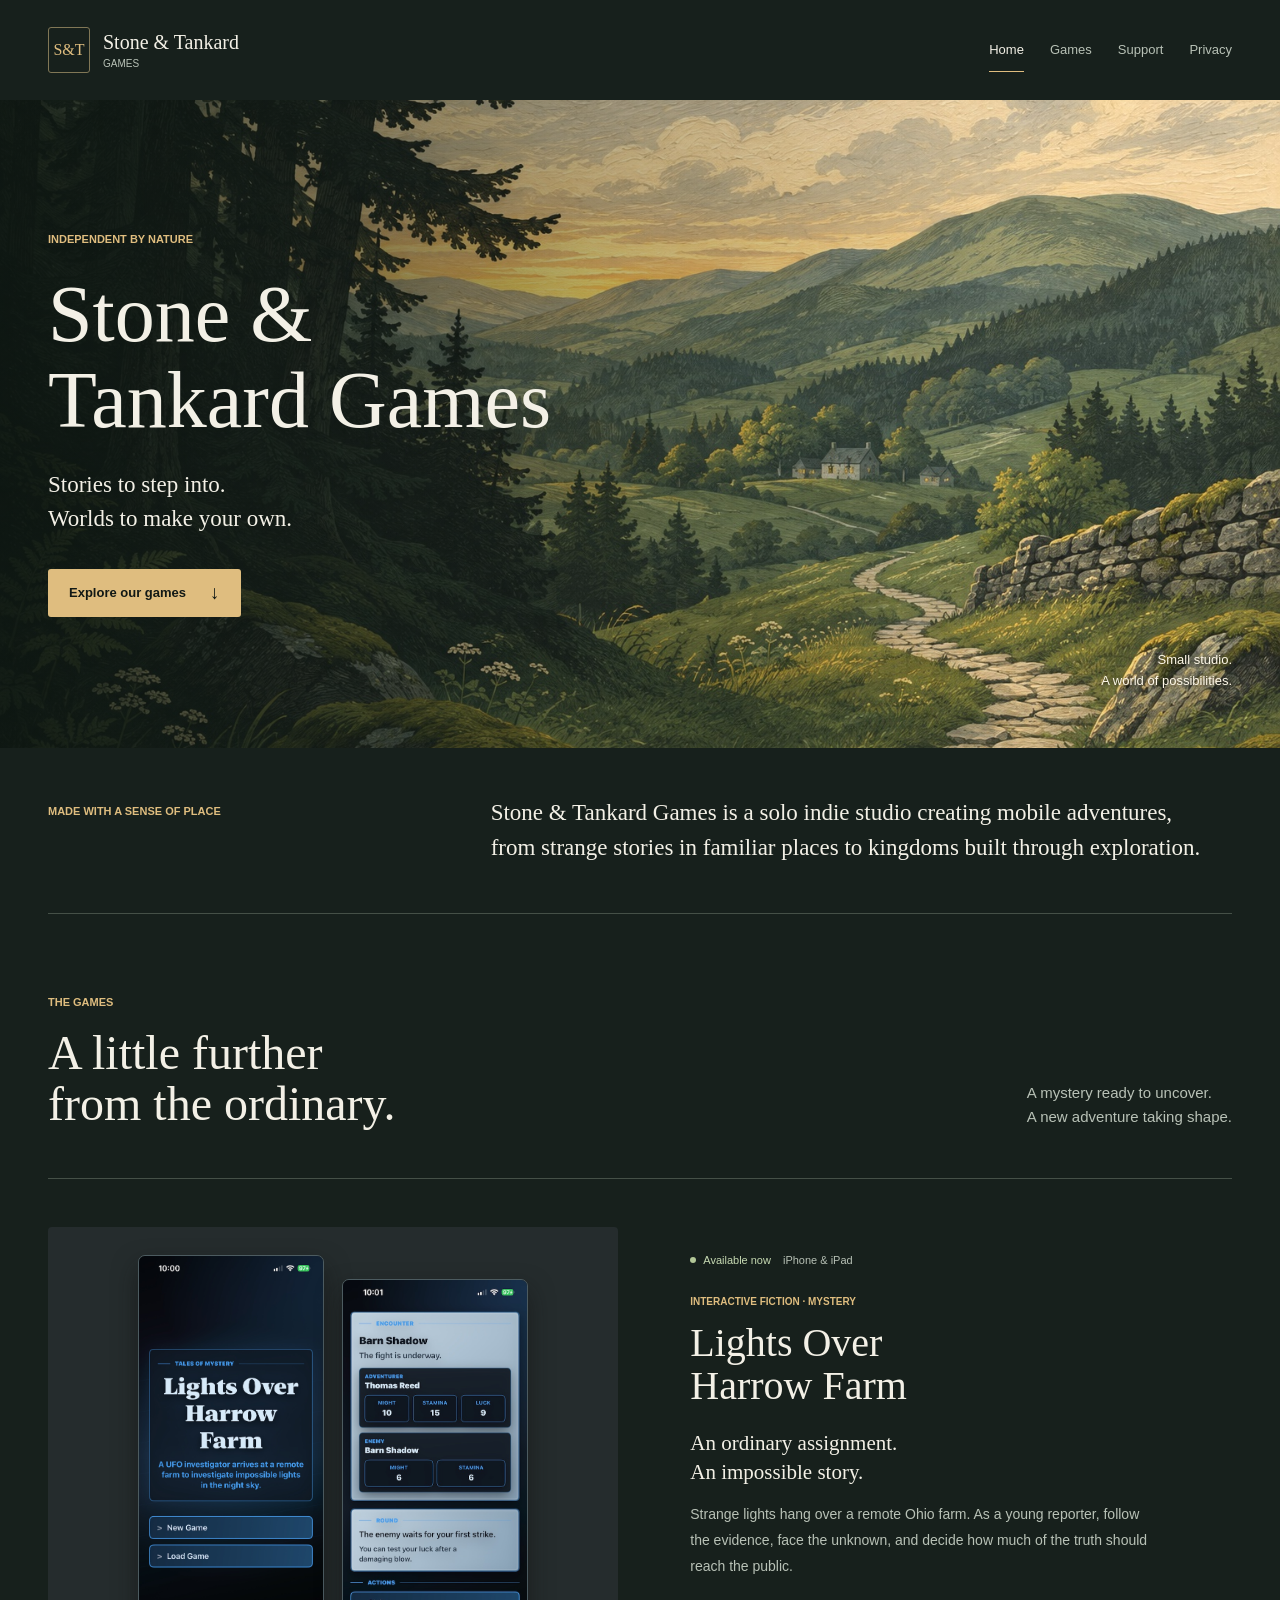
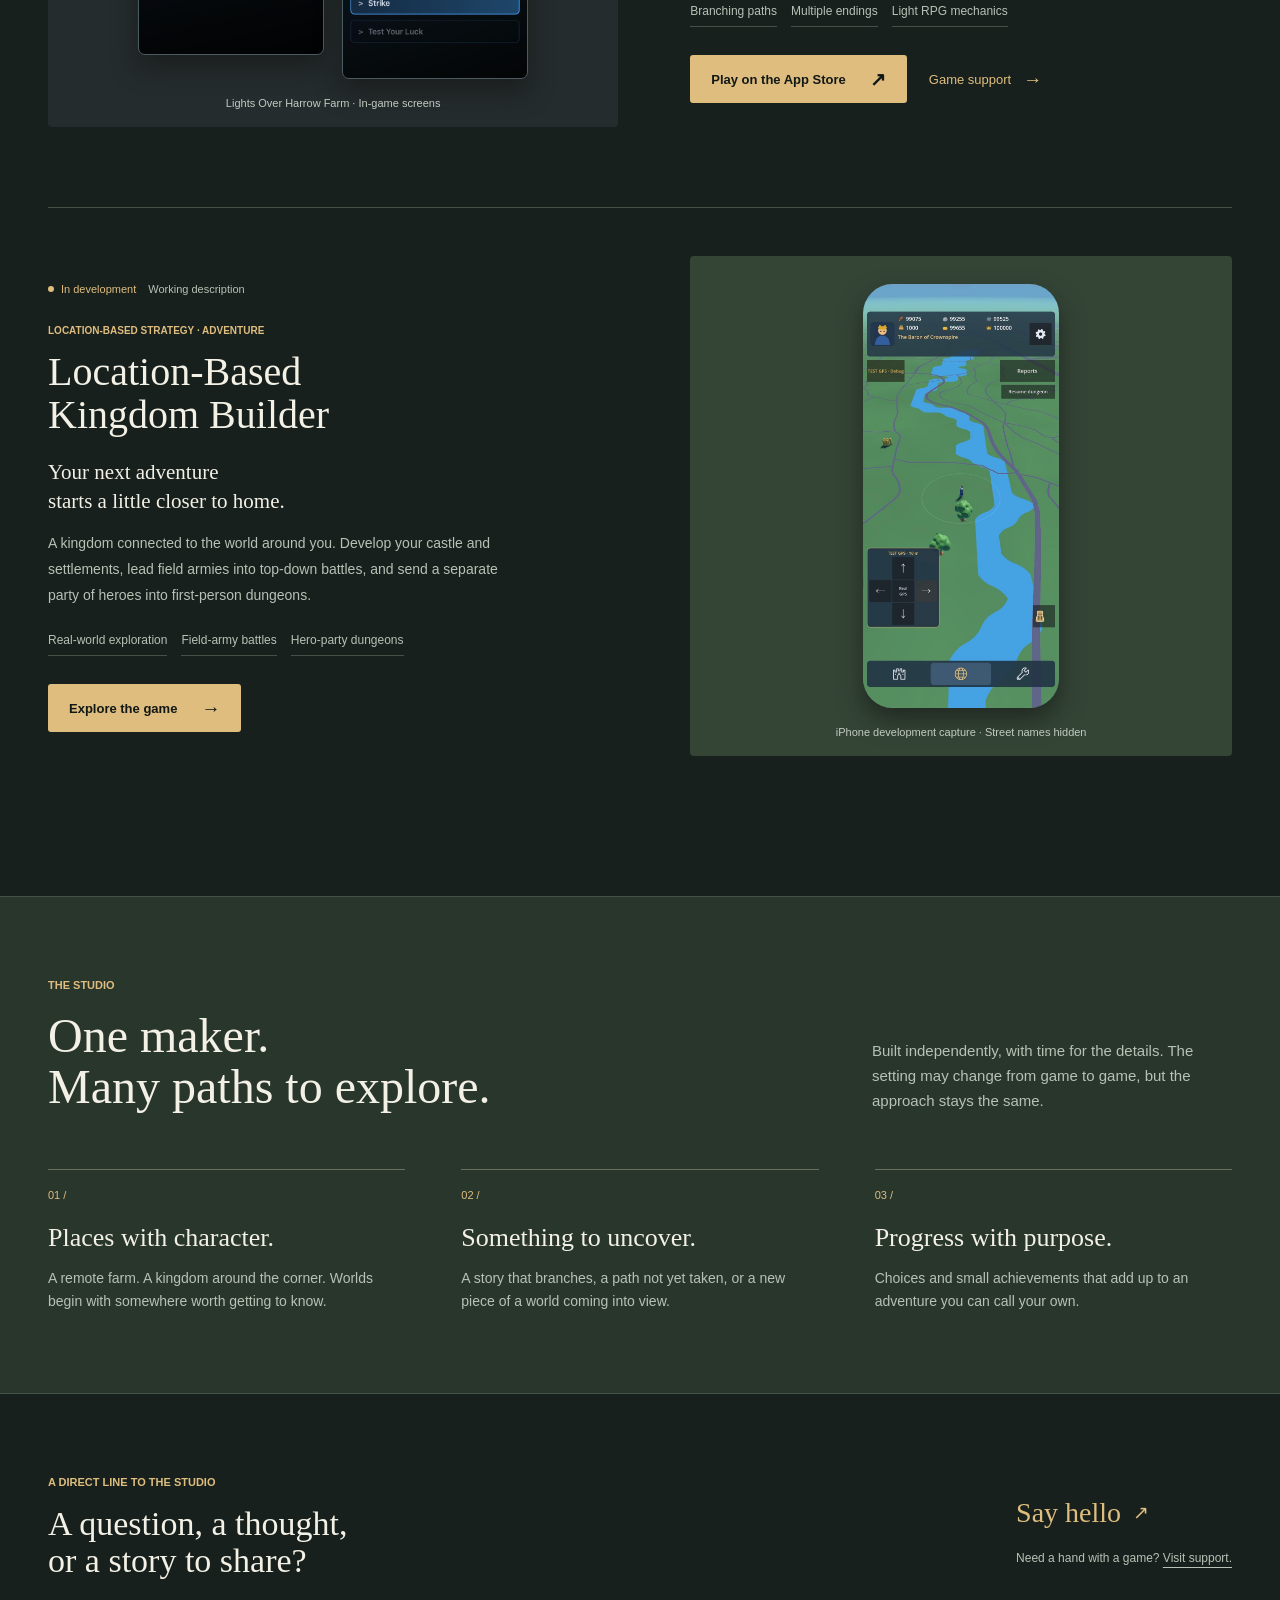
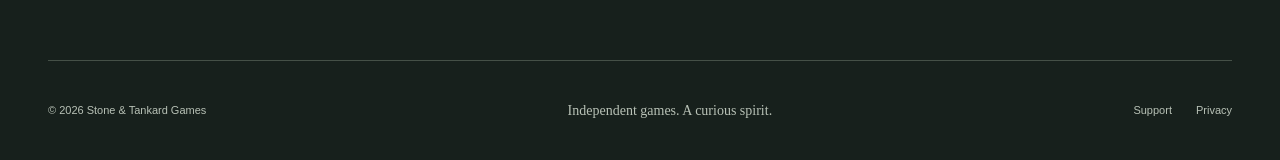
<file: index.html>
<!doctype html>
<html lang="en">
<head>
  <meta charset="utf-8">
  <meta name="viewport" content="width=device-width, initial-scale=1">
  <meta name="theme-color" content="#17201c">
  <title>Stone &amp; Tankard Games | Independent Mobile Games</title>
  <meta name="description" content="An independent studio making mobile games with a sense of place. Play Lights Over Harrow Farm and discover our location-based kingdom builder in development.">
  <link rel="canonical" href="https://stoneandtankard.com/">
  <meta property="og:title" content="Stone &amp; Tankard Games">
  <meta property="og:description" content="Stories to step into. Worlds to make your own. Independent mobile games from Stone &amp; Tankard Games.">
  <meta property="og:type" content="website">
  <meta property="og:url" content="https://stoneandtankard.com/">
  <meta property="og:image" content="https://stoneandtankard.com/assets/images/studio-landscape.jpg">
  <meta property="og:image:alt" content="An illustrated stone path winding through a forest toward a quiet valley.">
  <link rel="stylesheet" href="styles.css">
</head>
<body>
  <a class="skip-link" href="#main">Skip to content</a>
  <header class="site-header wrap">
    <a class="brand" href="index.html" aria-label="Stone &amp; Tankard Games home">
      <span class="brand-mark" aria-hidden="true">S&amp;T</span>
      <span class="brand-text">Stone &amp; Tankard <span>Games</span></span>
    </a>
    <nav class="site-nav" aria-label="Primary navigation">
      <a href="index.html" aria-current="page">Home</a>
      <a href="#games">Games</a>
      <a href="support.html">Support</a>
      <a href="privacy.html">Privacy</a>
    </nav>
  </header>

  <main id="main">
    <section class="hero" aria-labelledby="hero-heading">
      <img class="hero-image" src="assets/images/studio-landscape.jpg" alt="" width="1536" height="1024" fetchpriority="high">
      <div class="hero-inner wrap">
        <div class="hero-copy">
          <p class="eyebrow">Independent by nature</p>
          <h1 id="hero-heading">Stone &amp;<br>Tankard Games</h1>
          <p class="hero-deck">Stories to step into.<br>Worlds to make your own.</p>
          <a class="button button-primary" href="#games">Explore our games <span aria-hidden="true">&darr;</span></a>
        </div>
        <p class="hero-note">Small studio.<br>A world of possibilities.</p>
      </div>
    </section>

    <section class="studio-intro wrap" aria-labelledby="intro-heading">
      <p class="eyebrow" id="intro-heading">Made with a sense of place</p>
      <p>Stone &amp; Tankard Games is a solo indie studio creating mobile adventures, from strange stories in familiar places to kingdoms built through exploration.</p>
    </section>

    <section class="games-section wrap" id="games" aria-labelledby="games-heading">
      <div class="section-heading">
        <div><p class="eyebrow">The games</p><h2 id="games-heading">A little further<br>from the ordinary.</h2></div>
        <p>A mystery ready to uncover.<br>A new adventure taking shape.</p>
      </div>
      <article class="game-entry" aria-labelledby="harrow-heading">
        <figure class="game-media harrow-media">
          <div class="screen-pair">
            <img src="assets/images/harrow-title.jpg" alt="Lights Over Harrow Farm title screen with New Game and Load Game options." width="998" height="2160" loading="lazy">
            <img src="assets/images/harrow-encounter.jpg" alt="A turn-based encounter with a Barn Shadow, showing Might, Stamina and Luck." width="499" height="1080" loading="lazy">
          </div>
          <figcaption>Lights Over Harrow Farm &middot; In-game screens</figcaption>
        </figure>
        <div class="game-copy">
          <div class="game-meta"><span class="status status-released">Available now</span><span>iPhone &amp; iPad</span></div>
          <p class="eyebrow game-genre">Interactive fiction &middot; Mystery</p>
          <h3 id="harrow-heading">Lights Over<br>Harrow Farm</h3>
          <p class="game-hook">An ordinary assignment.<br>An impossible story.</p>
          <p>Strange lights hang over a remote Ohio farm. As a young reporter, follow the evidence, face the unknown, and decide how much of the truth should reach the public.</p>
          <ul class="feature-tags" aria-label="Game features"><li>Branching paths</li><li>Multiple endings</li><li>Light RPG mechanics</li></ul>
          <div class="game-actions">
            <a class="button button-primary" href="https://apps.apple.com/app/id6783166272">Play on the App Store <span aria-hidden="true">&nearr;</span></a>
            <a class="text-link" href="support.html">Game support <span aria-hidden="true">&rarr;</span></a>
          </div>
        </div>
      </article>
      <article class="game-entry game-entry-reverse" id="kingdom" aria-labelledby="kingdom-heading">
        <figure class="game-media kingdom-media">
          <img class="kingdom-screen" src="assets/images/kingdom/world-exploration.jpg" alt="An iPhone capture of the geographic overworld, with street names disabled and Test GPS active." width="774" height="1676" loading="lazy">
          <figcaption>iPhone development capture &middot; Street names hidden</figcaption>
        </figure>
        <div class="game-copy">
          <div class="game-meta"><span class="status status-development">In development</span><span>Working description</span></div>
          <p class="eyebrow game-genre">Location-based strategy &middot; Adventure</p>
          <h3 id="kingdom-heading">Location-Based<br>Kingdom Builder</h3>
          <p class="game-hook">Your next adventure<br>starts a little closer to home.</p>
          <p>A kingdom connected to the world around you. Develop your castle and settlements, lead field armies into top-down battles, and send a separate party of heroes into first-person dungeons.</p>
          <ul class="feature-tags" aria-label="Project themes"><li>Real-world exploration</li><li>Field-army battles</li><li>Hero-party dungeons</li></ul>
          <div class="game-actions"><a class="button button-primary" href="kingdom-builder.html">Explore the game <span aria-hidden="true">&rarr;</span></a></div>
        </div>
      </article>
    </section>

    <section class="about-section" id="studio" aria-labelledby="studio-heading">
      <div class="wrap">
        <div class="section-heading">
          <div><p class="eyebrow">The studio</p><h2 id="studio-heading">One maker.<br>Many paths to explore.</h2></div>
          <p>Built independently, with time for the details. The setting may change from game to game, but the approach stays the same.</p>
        </div>
        <div class="studio-principles">
          <article><span class="index-number" aria-hidden="true">01 /</span><h3>Places with character.</h3><p>A remote farm. A kingdom around the corner. Worlds begin with somewhere worth getting to know.</p></article>
          <article><span class="index-number" aria-hidden="true">02 /</span><h3>Something to uncover.</h3><p>A story that branches, a path not yet taken, or a new piece of a world coming into view.</p></article>
          <article><span class="index-number" aria-hidden="true">03 /</span><h3>Progress with purpose.</h3><p>Choices and small achievements that add up to an adventure you can call your own.</p></article>
        </div>
      </div>
    </section>
    <section class="contact-strip wrap" aria-labelledby="contact-heading">
      <div><p class="eyebrow">A direct line to the studio</p><h2 id="contact-heading">A question, a thought,<br>or a story to share?</h2></div>
      <div><a class="text-link contact-link" href="mailto:stoneandtankardgames@gmail.com">Say hello <span aria-hidden="true">&nearr;</span></a><p>Need a hand with a game? <a href="support.html">Visit support.</a></p></div>
    </section>
  </main>
  <footer class="site-footer wrap">
    <p>&copy; 2026 Stone &amp; Tankard Games</p><p class="footer-signoff">Independent games. A curious spirit.</p>
    <nav aria-label="Footer navigation"><a href="support.html">Support</a><a href="privacy.html">Privacy</a></nav>
  </footer>
</body>
</html>
</file>
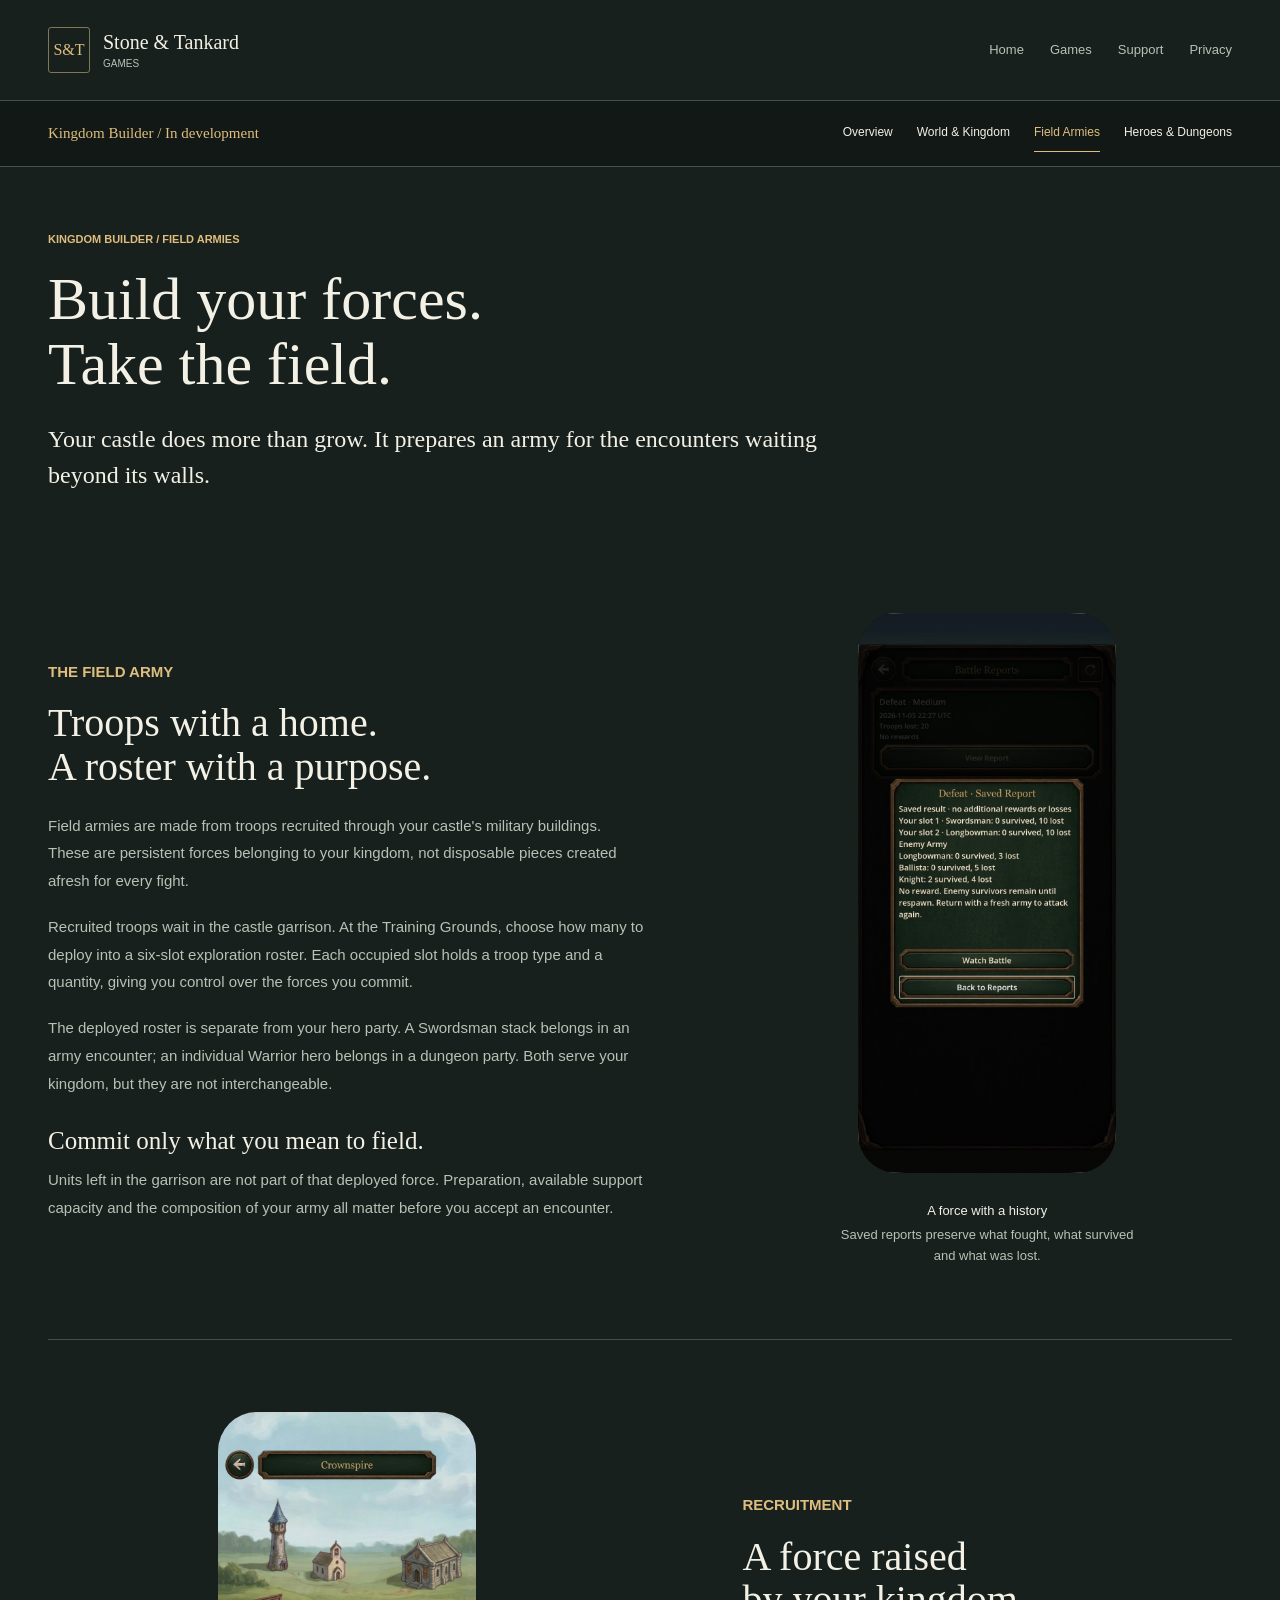
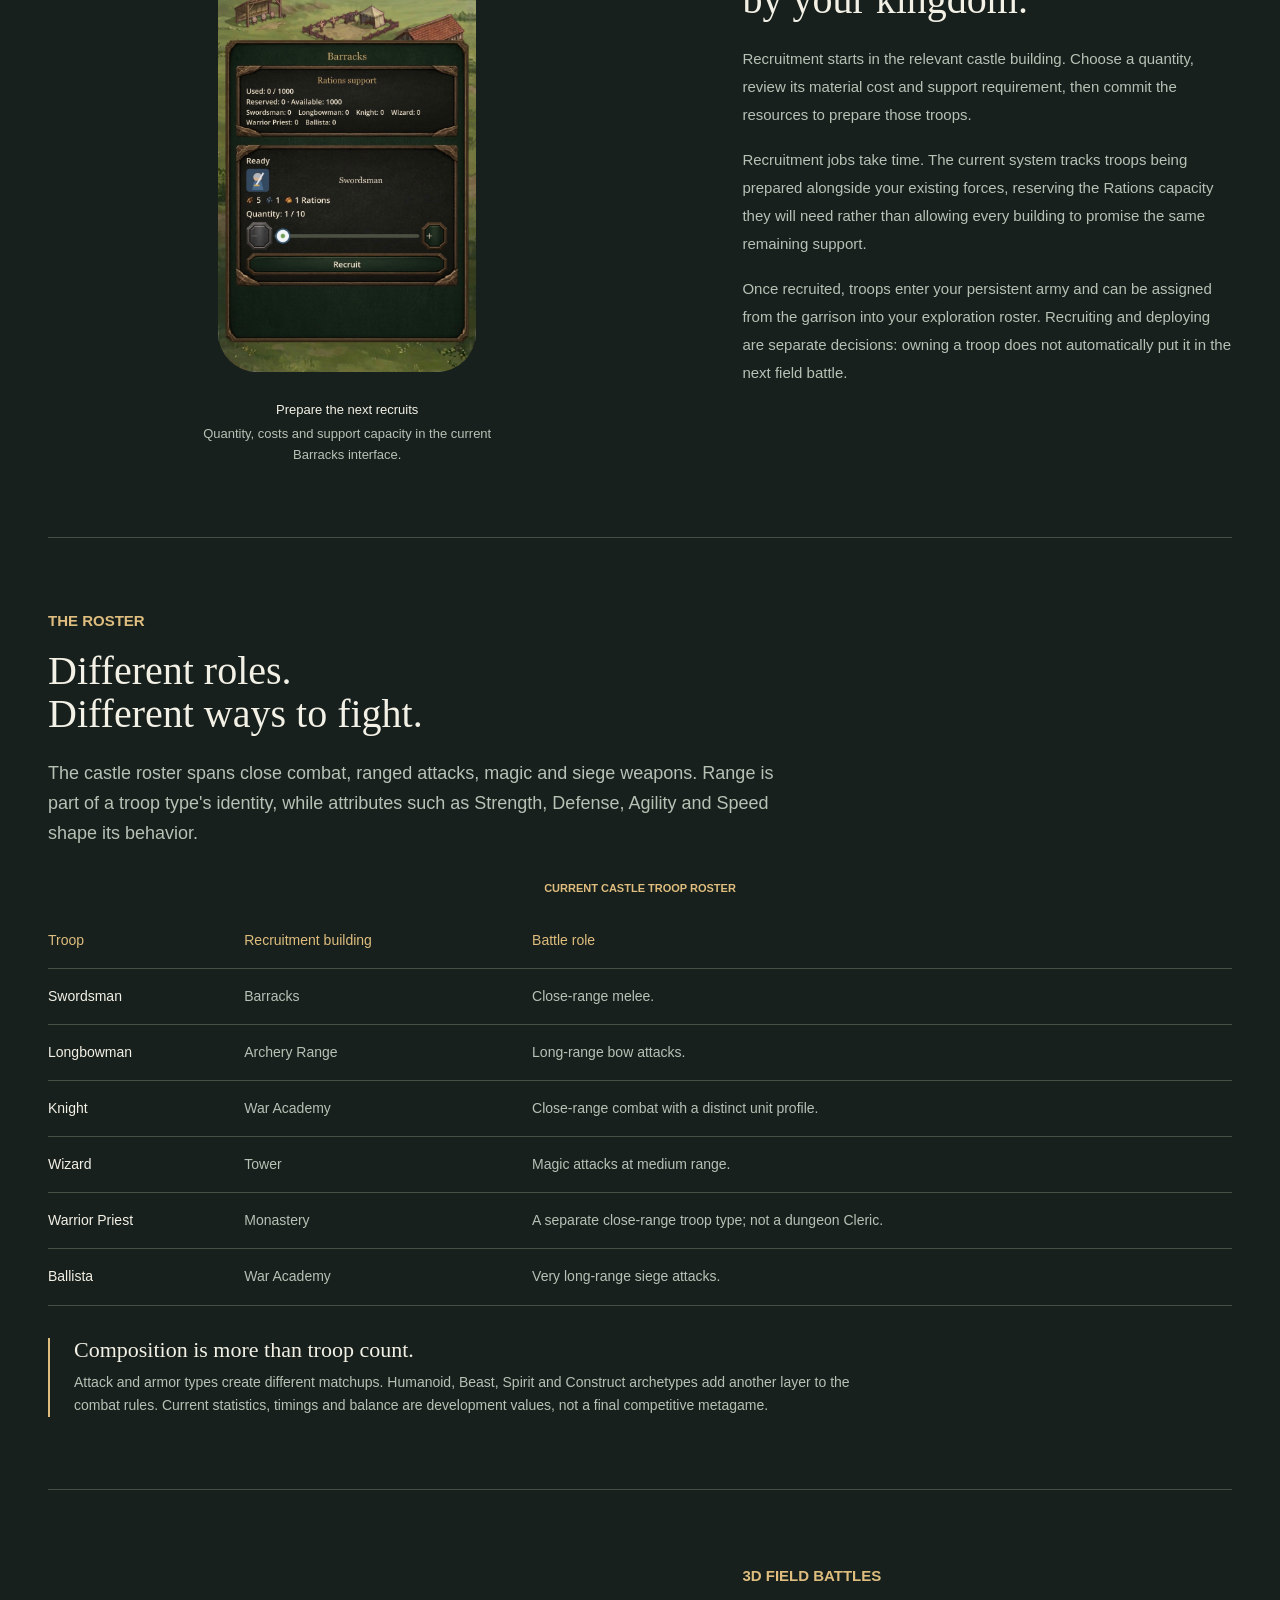
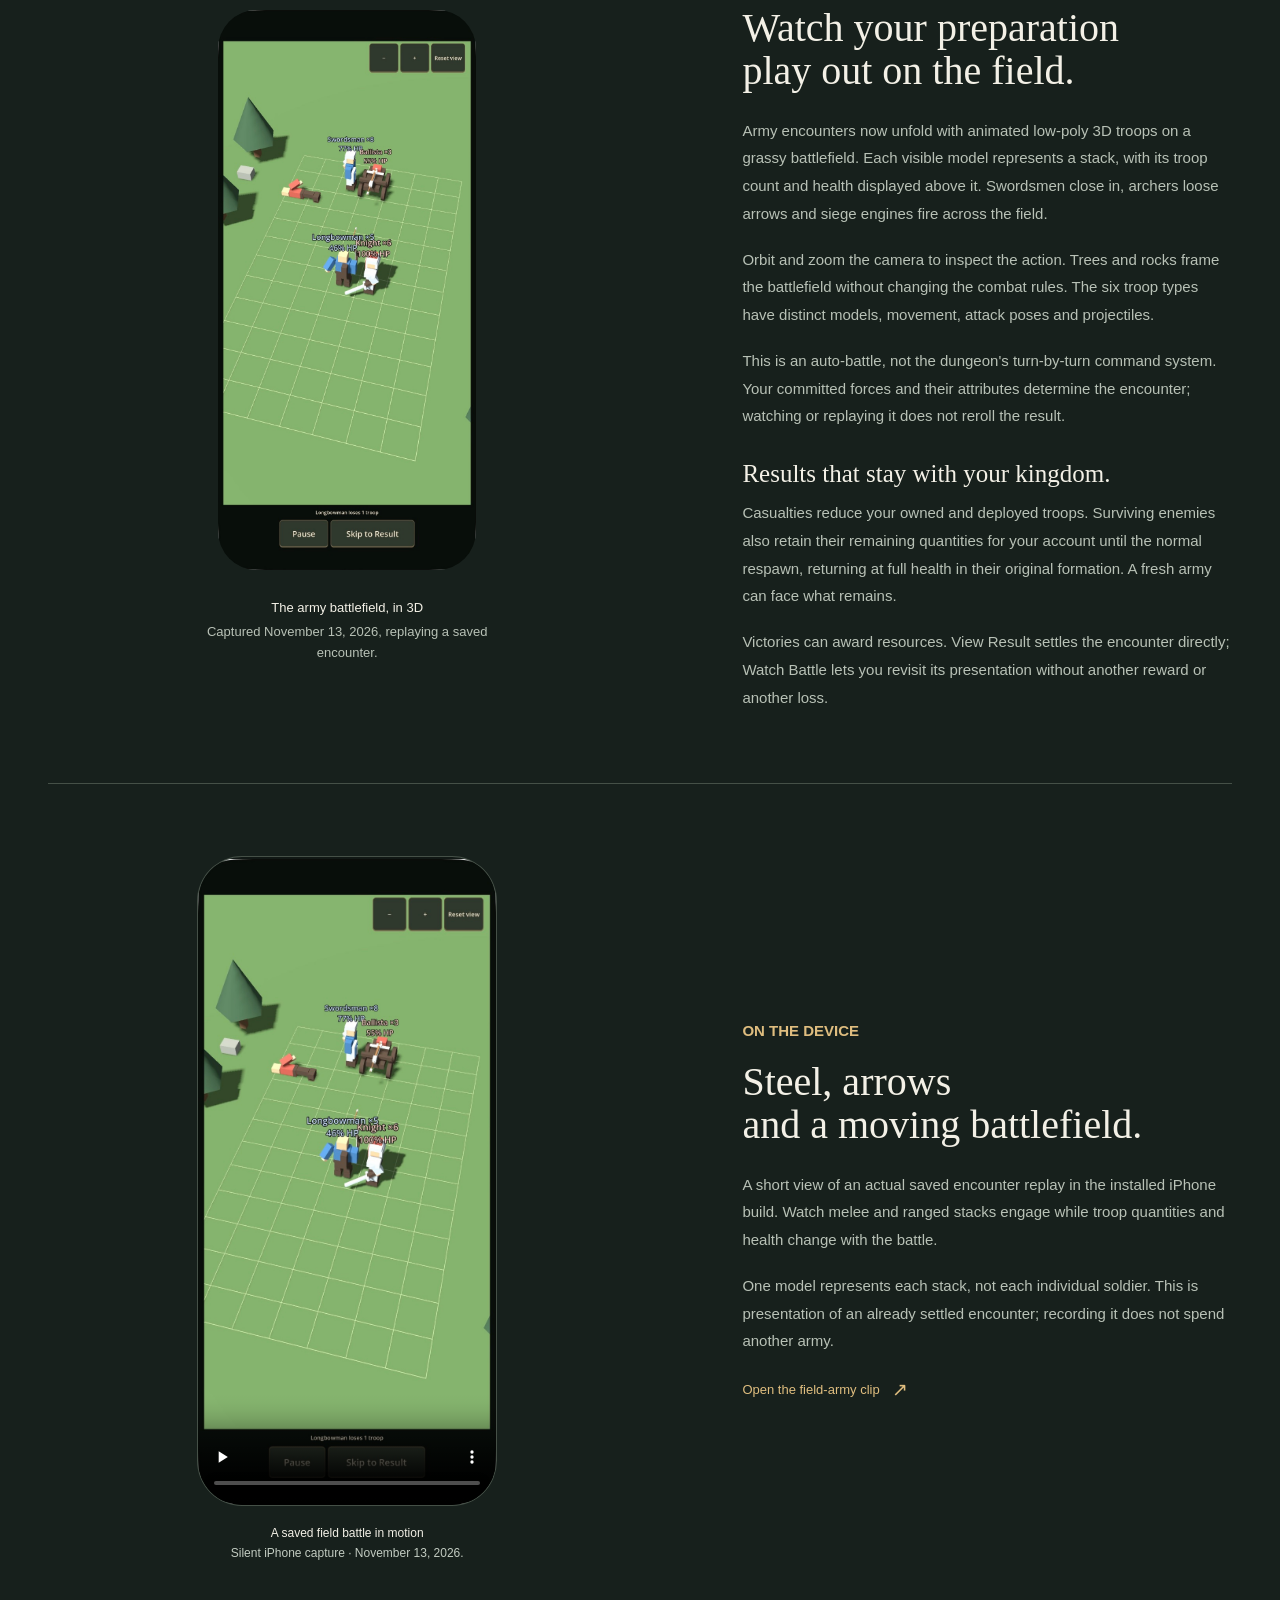
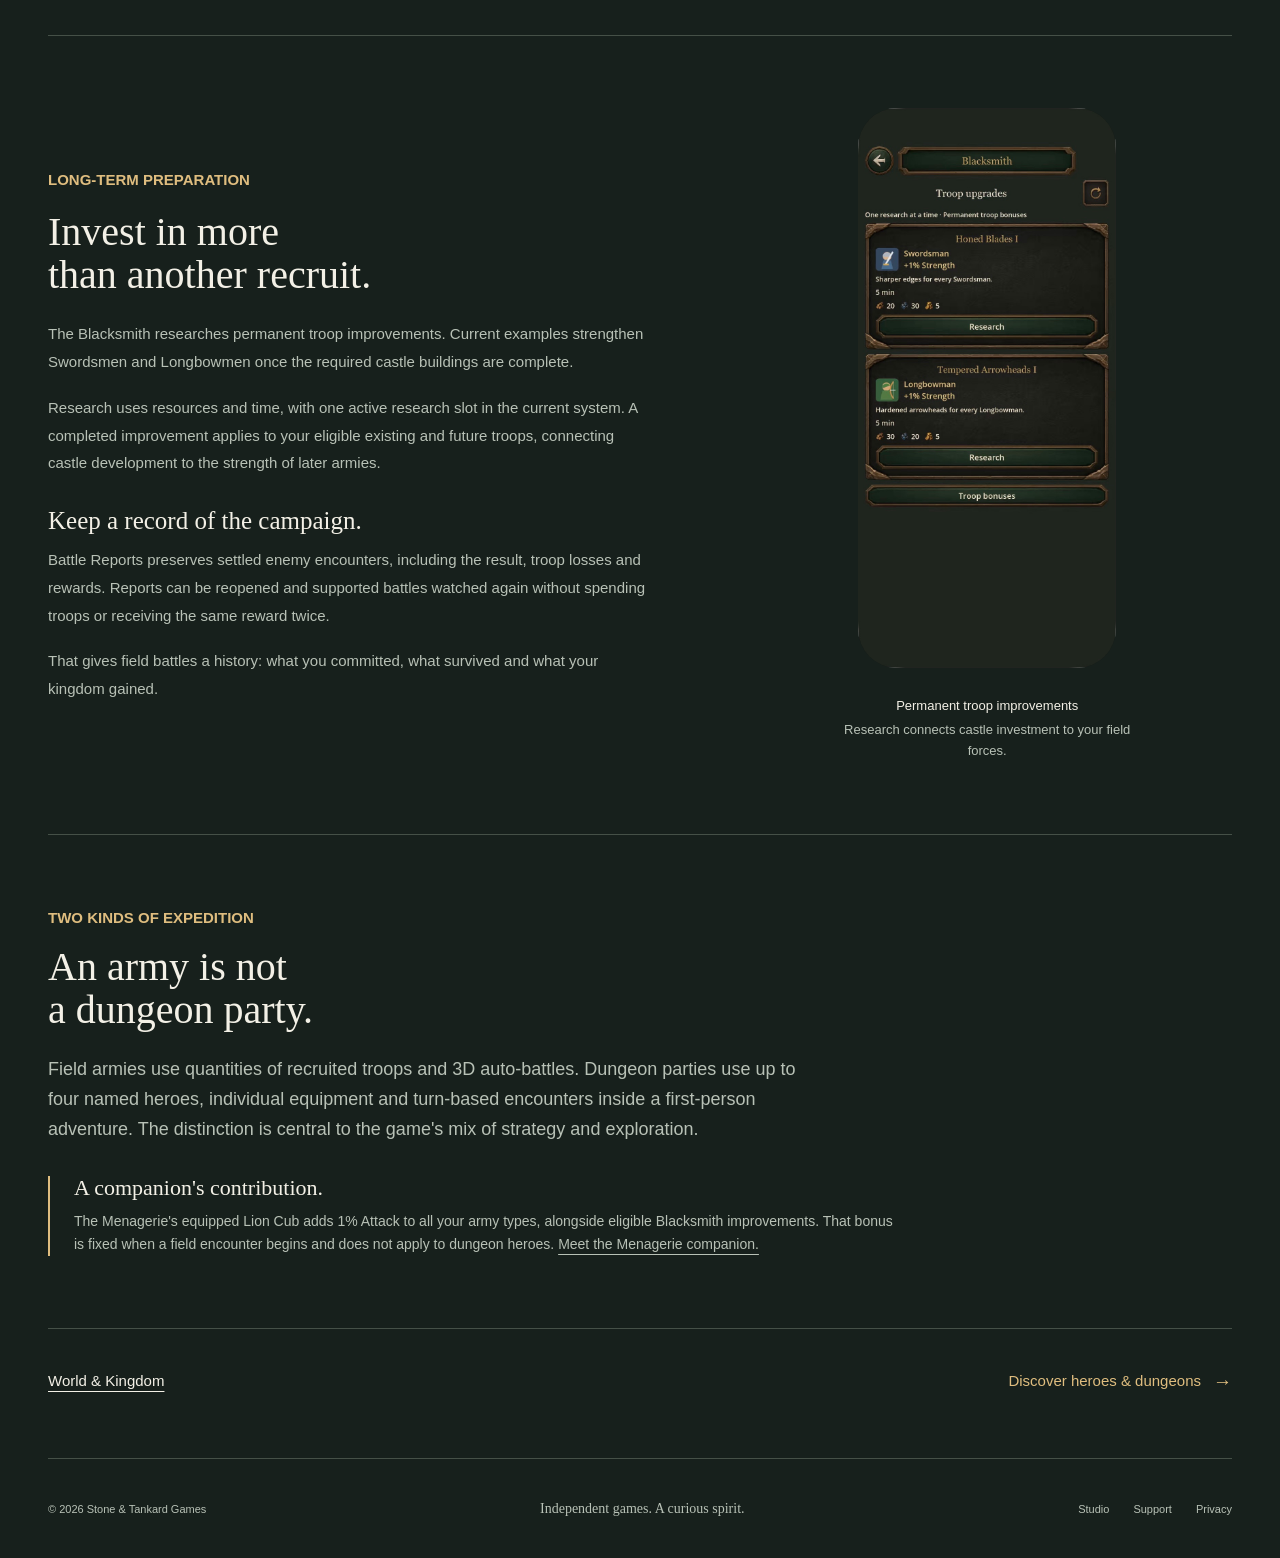
<file: kingdom-armies.html>
<!doctype html>
<html lang="en">
<head>
  <meta charset="utf-8">
  <meta name="viewport" content="width=device-width, initial-scale=1">
  <meta name="theme-color" content="#17201c">
  <title>Kingdom Builder: Field Armies | Stone &amp; Tankard Games</title>
  <meta name="description" content="Build a six-slot field army and watch 3D battles on iPhone. Explore recruitment, research, persistent enemy survivors and actual battle replay footage.">
  <link rel="canonical" href="https://stoneandtankard.com/kingdom-armies.html">
  <meta property="og:title" content="Kingdom Builder: Field Armies">
  <meta property="og:description" content="Build a six-slot field army and watch 3D battles on iPhone. Explore recruitment, research, persistent enemy survivors and actual battle replay footage.">
  <meta property="og:type" content="website">
  <meta property="og:url" content="https://stoneandtankard.com/kingdom-armies.html">
  <link rel="stylesheet" href="styles.css">
</head>
<body class="project-page">
  <a class="skip-link" href="#main">Skip to content</a>
  <header class="site-header wrap">
    <a class="brand" href="index.html" aria-label="Stone &amp; Tankard Games home"><span class="brand-mark" aria-hidden="true">S&amp;T</span><span class="brand-text">Stone &amp; Tankard <span>Games</span></span></a>
    <nav class="site-nav" aria-label="Primary navigation"><a href="index.html">Home</a><a href="index.html#games">Games</a><a href="support.html">Support</a><a href="privacy.html">Privacy</a></nav>
  </header>
  <nav class="project-nav" aria-label="Kingdom Builder chapters">
    <div class="wrap"><p class="project-nav-label">Kingdom Builder / In development</p><div class="project-nav-links">
      <a href="kingdom-builder.html">Overview</a>
      <a href="kingdom-world.html">World &amp; Kingdom</a>
      <a href="kingdom-armies.html" aria-current="page">Field Armies</a>
      <a href="kingdom-heroes.html">Heroes &amp; Dungeons</a>
    </div></div>
  </nav>
  <main id="main">
    <section class="project-masthead wrap"><p class="eyebrow">Kingdom Builder / Field Armies</p><h1>Build your forces.<br>Take the field.</h1><p class="project-lead">Your castle does more than grow. It prepares an army for the encounters waiting beyond its walls.</p></section>
    <section class="project-section wrap feature-spread" aria-labelledby="army-heading">
      <div class="feature-copy"><p class="eyebrow">The field army</p><h2 id="army-heading">Troops with a home.<br>A roster with a purpose.</h2><p>Field armies are made from troops recruited through your castle's military buildings. These are persistent forces belonging to your kingdom, not disposable pieces created afresh for every fight.</p><p>Recruited troops wait in the castle garrison. At the Training Grounds, choose how many to deploy into a six-slot exploration roster. Each occupied slot holds a troop type and a quantity, giving you control over the forces you commit.</p><p>The deployed roster is separate from your hero party. A Swordsman stack belongs in an army encounter; an individual Warrior hero belongs in a dungeon party. Both serve your kingdom, but they are not interchangeable.</p><h3>Commit only what you mean to field.</h3><p>Units left in the garrison are not part of that deployed force. Preparation, available support capacity and the composition of your army all matter before you accept an encounter.</p></div>
      <figure class="capture"><a href="assets/images/kingdom/battle-report.jpg" aria-label="View full-size screenshot: A battle with lasting consequences"><img src="assets/images/kingdom/battle-report.jpg" alt="A saved battle report listing surviving and lost troops for the player's two deployed stacks and the enemy army." width="758" height="1642" loading="lazy"></a><figcaption><strong>A force with a history</strong>Saved reports preserve what fought, what survived and what was lost.</figcaption></figure>
    </section>
    <section class="project-section wrap feature-spread feature-spread-reverse" aria-labelledby="recruit-heading">
      <div class="feature-copy"><p class="eyebrow">Recruitment</p><h2 id="recruit-heading">A force raised<br>by your kingdom.</h2><p>Recruitment starts in the relevant castle building. Choose a quantity, review its material cost and support requirement, then commit the resources to prepare those troops.</p><p>Recruitment jobs take time. The current system tracks troops being prepared alongside your existing forces, reserving the Rations capacity they will need rather than allowing every building to promise the same remaining support.</p><p>Once recruited, troops enter your persistent army and can be assigned from the garrison into your exploration roster. Recruiting and deploying are separate decisions: owning a troop does not automatically put it in the next field battle.</p></div>
      <figure class="capture"><a href="assets/images/kingdom/troop-recruitment.jpg" aria-label="View full-size screenshot: Barracks recruitment"><img src="assets/images/kingdom/troop-recruitment.jpg" alt="The refreshed Barracks panel showing one Swordsman selected, recruitment costs and available Rations support." width="758" height="1642" loading="lazy"></a><figcaption><strong>Prepare the next recruits</strong>Quantity, costs and support capacity in the current Barracks interface.</figcaption></figure>
    </section>
    <section class="project-section wrap" aria-labelledby="roles-heading">
      <p class="eyebrow">The roster</p><h2 id="roles-heading">Different roles.<br>Different ways to fight.</h2><p class="section-intro">The castle roster spans close combat, ranged attacks, magic and siege weapons. Range is part of a troop type's identity, while attributes such as Strength, Defense, Agility and Speed shape its behavior.</p>
      <table class="project-table"><caption class="eyebrow">Current castle troop roster</caption><thead><tr><th scope="col">Troop</th><th scope="col">Recruitment building</th><th scope="col">Battle role</th></tr></thead><tbody>
        <tr><td>Swordsman</td><td>Barracks</td><td>Close-range melee.</td></tr>
        <tr><td>Longbowman</td><td>Archery Range</td><td>Long-range bow attacks.</td></tr>
        <tr><td>Knight</td><td>War Academy</td><td>Close-range combat with a distinct unit profile.</td></tr>
        <tr><td>Wizard</td><td>Tower</td><td>Magic attacks at medium range.</td></tr>
        <tr><td>Warrior Priest</td><td>Monastery</td><td>A separate close-range troop type; not a dungeon Cleric.</td></tr>
        <tr><td>Ballista</td><td>War Academy</td><td>Very long-range siege attacks.</td></tr>
      </tbody></table>
      <div class="project-callout"><h3>Composition is more than troop count.</h3><p>Attack and armor types create different matchups. Humanoid, Beast, Spirit and Construct archetypes add another layer to the combat rules. Current statistics, timings and balance are development values, not a final competitive metagame.</p></div>
    </section>
    <section class="project-section wrap feature-spread feature-spread-reverse" aria-labelledby="battle-heading">
      <div class="feature-copy"><p class="eyebrow">3D field battles</p><h2 id="battle-heading">Watch your preparation<br>play out on the field.</h2><p>Army encounters now unfold with animated low-poly 3D troops on a grassy battlefield. Each visible model represents a stack, with its troop count and health displayed above it. Swordsmen close in, archers loose arrows and siege engines fire across the field.</p><p>Orbit and zoom the camera to inspect the action. Trees and rocks frame the battlefield without changing the combat rules. The six troop types have distinct models, movement, attack poses and projectiles.</p><p>This is an auto-battle, not the dungeon's turn-by-turn command system. Your committed forces and their attributes determine the encounter; watching or replaying it does not reroll the result.</p><h3>Results that stay with your kingdom.</h3><p>Casualties reduce your owned and deployed troops. Surviving enemies also retain their remaining quantities for your account until the normal respawn, returning at full health in their original formation. A fresh army can face what remains.</p><p>Victories can award resources. View Result settles the encounter directly; Watch Battle lets you revisit its presentation without another reward or another loss.</p></div>
      <figure class="capture"><a href="assets/images/kingdom/field-battle.jpg" aria-label="View full-size screenshot: The 3D army battlefield"><img src="assets/images/kingdom/field-battle.jpg" alt="An iPhone capture of the current 3D field battle replay, showing Swordsman, Longbowman, Knight and Ballista stacks with health and troop counts." width="758" height="1642" loading="lazy"></a><figcaption><strong>The army battlefield, in 3D</strong>Captured November 13, 2026, replaying a saved encounter.</figcaption></figure>
    </section>
    <section class="project-section wrap feature-spread feature-spread-reverse" aria-labelledby="army-footage-heading">
      <div class="feature-copy"><p class="eyebrow">On the device</p><h2 id="army-footage-heading">Steel, arrows<br>and a moving battlefield.</h2><p>A short view of an actual saved encounter replay in the installed iPhone build. Watch melee and ranged stacks engage while troop quantities and health change with the battle.</p><p>One model represents each stack, not each individual soldier. This is presentation of an already settled encounter; recording it does not spend another army.</p><a class="text-link" href="assets/videos/kingdom/field-army.mp4">Open the field-army clip <span aria-hidden="true">&nearr;</span></a></div>
      <figure class="gameplay-video"><video controls playsinline preload="none" poster="assets/images/kingdom/field-battle.jpg" width="480" height="1040" aria-label="3D field-army gameplay replay showing melee and ranged troop stacks" aria-describedby="army-video-caption"><source src="assets/videos/kingdom/field-army.mp4" type="video/mp4"><a href="assets/videos/kingdom/field-army.mp4">Watch the field-army clip.</a></video><figcaption id="army-video-caption"><strong>A saved field battle in motion</strong>Silent iPhone capture &middot; November 13, 2026.</figcaption></figure>
    </section>
    <section class="project-section wrap feature-spread" aria-labelledby="research-heading">
      <div class="feature-copy"><p class="eyebrow">Long-term preparation</p><h2 id="research-heading">Invest in more<br>than another recruit.</h2><p>The Blacksmith researches permanent troop improvements. Current examples strengthen Swordsmen and Longbowmen once the required castle buildings are complete.</p><p>Research uses resources and time, with one active research slot in the current system. A completed improvement applies to your eligible existing and future troops, connecting castle development to the strength of later armies.</p><h3>Keep a record of the campaign.</h3><p>Battle Reports preserves settled enemy encounters, including the result, troop losses and rewards. Reports can be reopened and supported battles watched again without spending troops or receiving the same reward twice.</p><p>That gives field battles a history: what you committed, what survived and what your kingdom gained.</p></div>
      <figure class="capture"><a href="assets/images/kingdom/blacksmith-research.jpg" aria-label="View full-size screenshot: Permanent troop improvements"><img src="assets/images/kingdom/blacksmith-research.jpg" alt="The current Blacksmith panel showing Honed Blades I and Tempered Arrowheads I, each with a one-percent troop Strength bonus and research cost." width="758" height="1642" loading="lazy"></a><figcaption><strong>Permanent troop improvements</strong>Research connects castle investment to your field forces.</figcaption></figure>
    </section>
    <section class="project-section wrap" aria-labelledby="preparation-heading"><p class="eyebrow">Two kinds of expedition</p><h2 id="preparation-heading">An army is not<br>a dungeon party.</h2><p class="section-intro">Field armies use quantities of recruited troops and 3D auto-battles. Dungeon parties use up to four named heroes, individual equipment and turn-based encounters inside a first-person adventure. The distinction is central to the game's mix of strategy and exploration.</p><div class="project-callout"><h3>A companion's contribution.</h3><p>The Menagerie's equipped Lion Cub adds 1% Attack to all your army types, alongside eligible Blacksmith improvements. That bonus is fixed when a field encounter begins and does not apply to dungeon heroes. <a href="kingdom-world.html#companions-heading">Meet the Menagerie companion.</a></p></div></section>
    <nav class="project-next wrap" aria-label="Continue exploring"><a href="kingdom-world.html">World &amp; Kingdom</a><a class="text-link" href="kingdom-heroes.html">Discover heroes &amp; dungeons <span aria-hidden="true">&rarr;</span></a></nav>
  </main>
  <footer class="site-footer wrap"><p>&copy; 2026 Stone &amp; Tankard Games</p><p class="footer-signoff">Independent games. A curious spirit.</p><nav aria-label="Footer navigation"><a href="index.html">Studio</a><a href="support.html">Support</a><a href="privacy.html">Privacy</a></nav></footer>
</body>
</html>
</file>
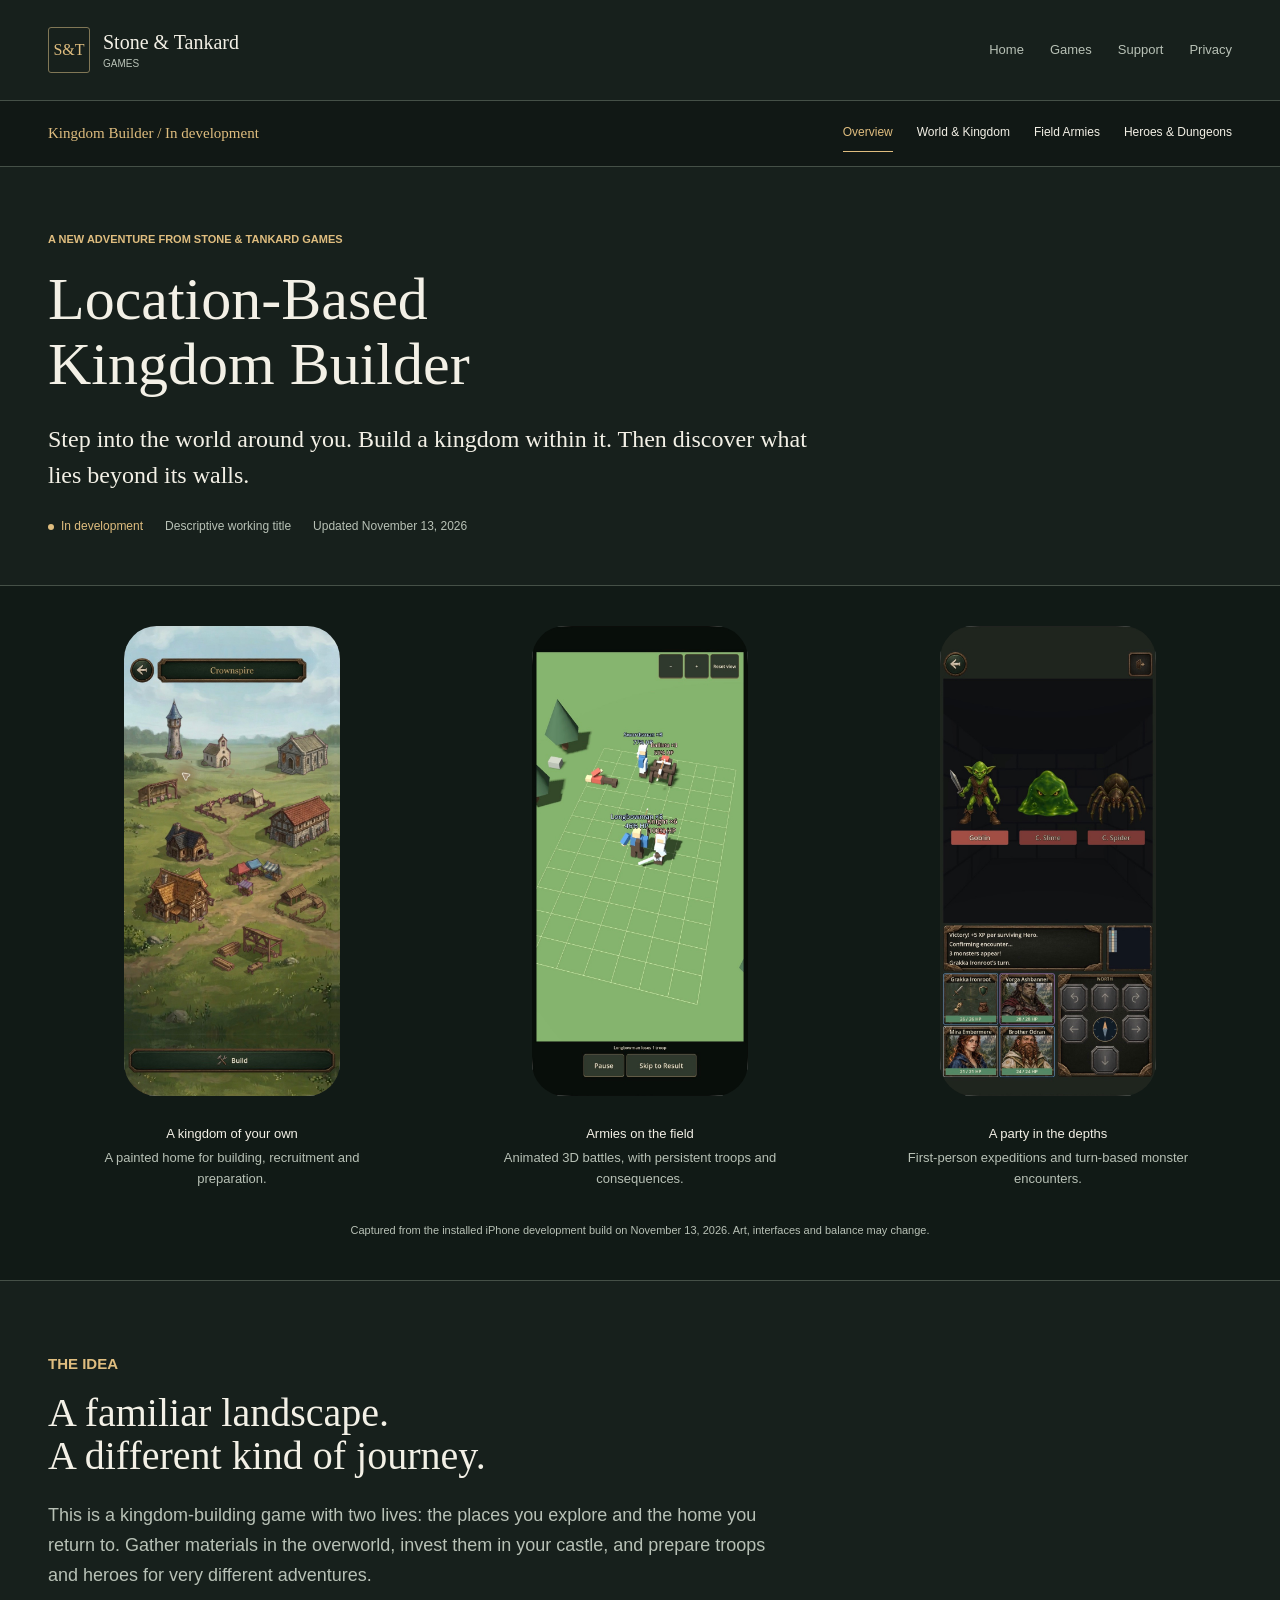
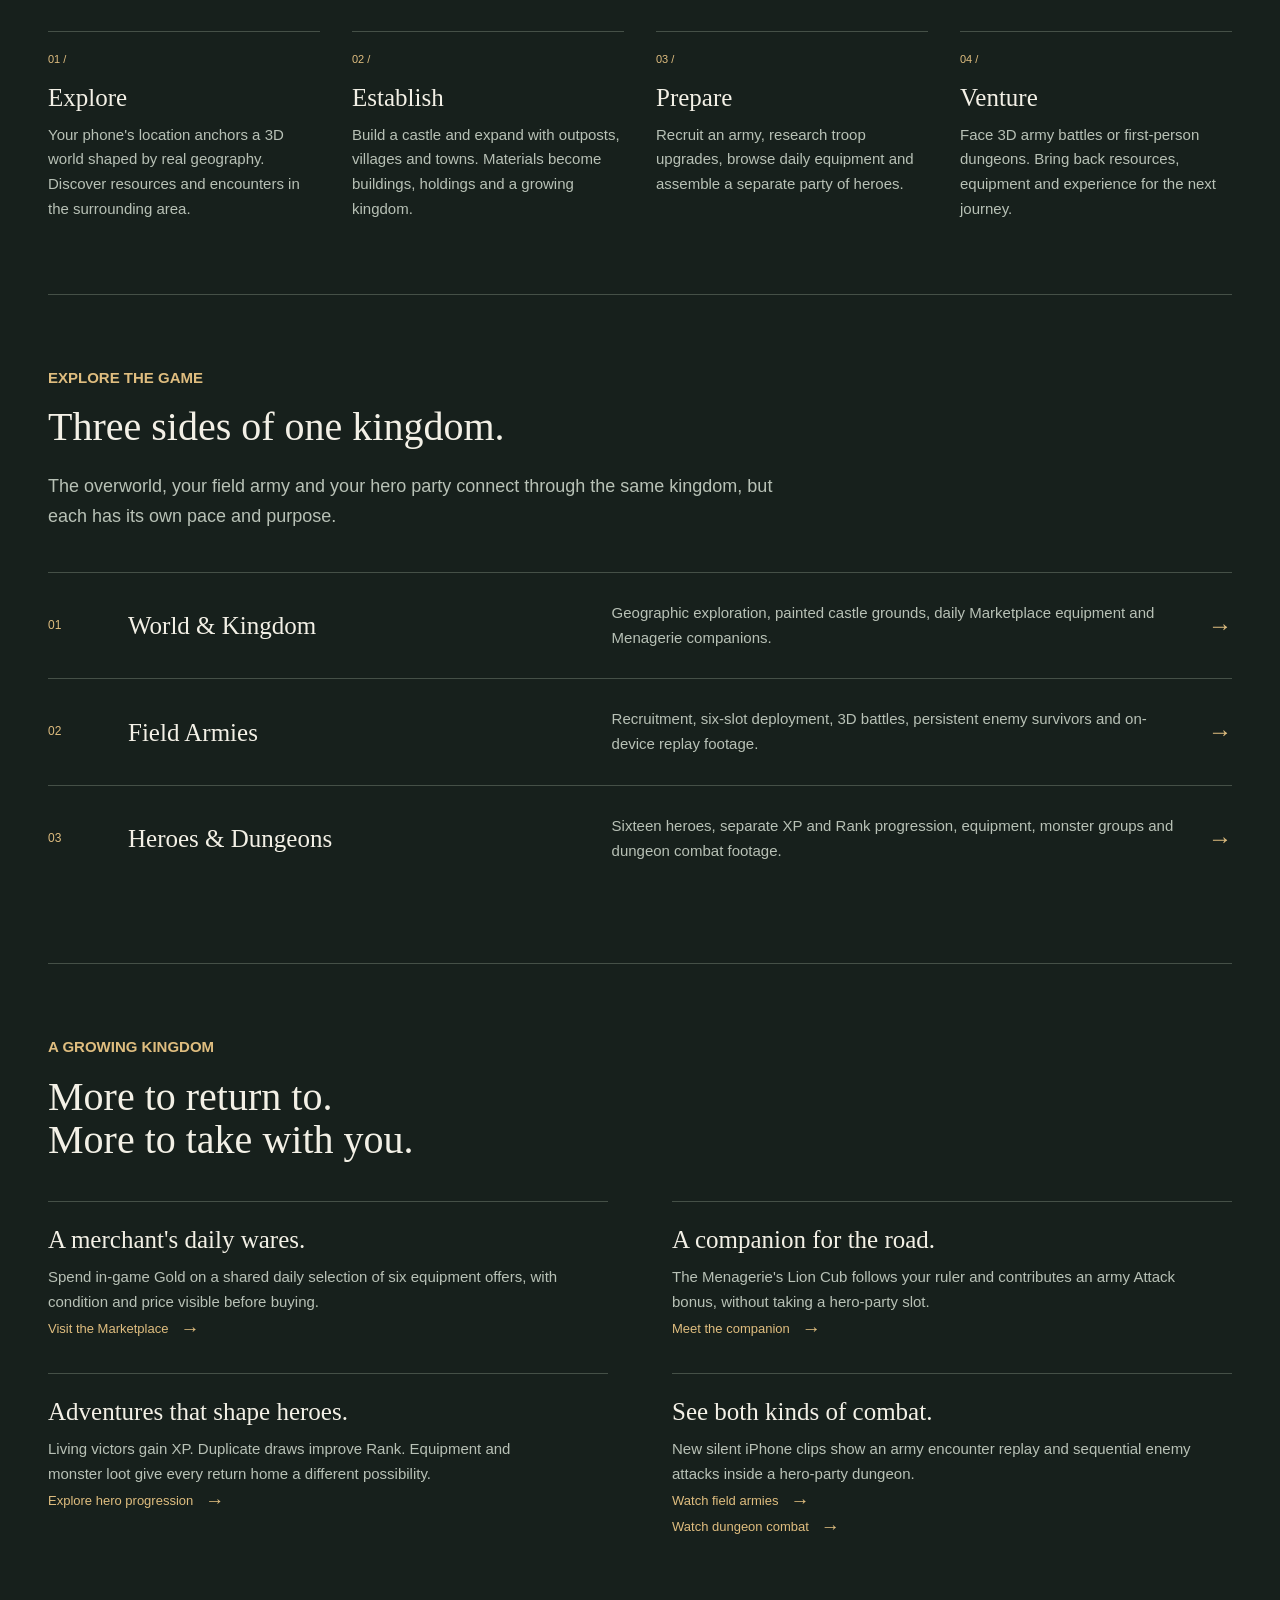
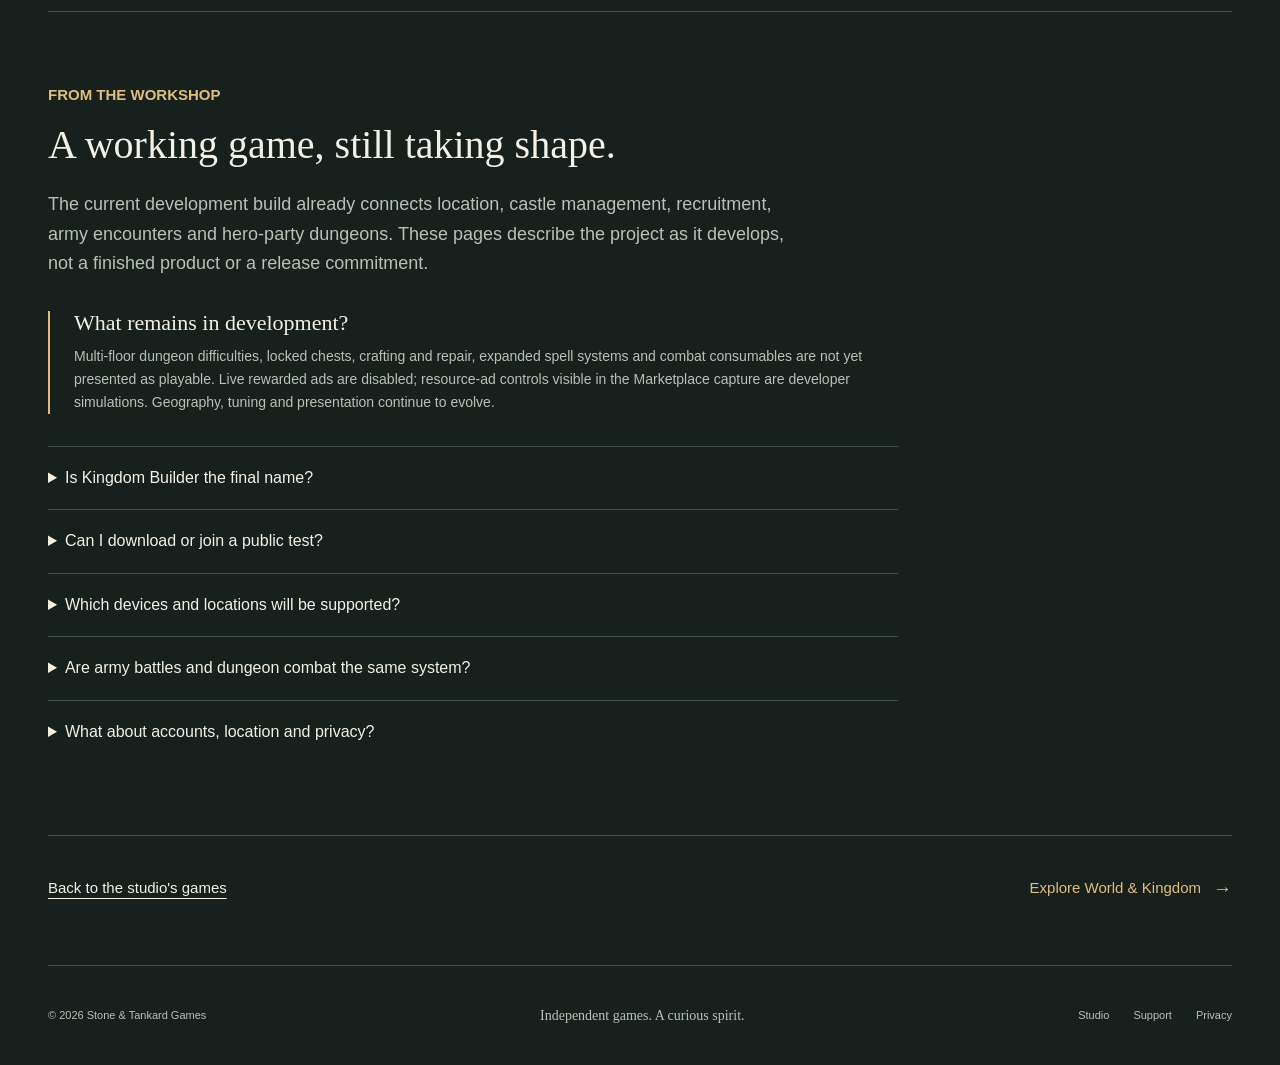
<file: kingdom-builder.html>
<!doctype html>
<html lang="en">
<head>
  <meta charset="utf-8">
  <meta name="viewport" content="width=device-width, initial-scale=1">
  <meta name="theme-color" content="#17201c">
  <title>Location-Based Kingdom Builder | Stone &amp; Tankard Games</title>
  <meta name="description" content="Discover a mobile kingdom builder combining real-world exploration, castle development, field-army battles, heroes and first-person dungeons. In development.">
  <link rel="canonical" href="https://stoneandtankard.com/kingdom-builder.html">
  <meta property="og:title" content="Location-Based Kingdom Builder">
  <meta property="og:description" content="Discover a mobile kingdom builder combining real-world exploration, castle development, field-army battles, heroes and first-person dungeons. In development.">
  <meta property="og:type" content="website">
  <meta property="og:url" content="https://stoneandtankard.com/kingdom-builder.html">
  <link rel="stylesheet" href="styles.css">
</head>
<body class="project-page">
  <a class="skip-link" href="#main">Skip to content</a>
  <header class="site-header wrap">
    <a class="brand" href="index.html" aria-label="Stone &amp; Tankard Games home"><span class="brand-mark" aria-hidden="true">S&amp;T</span><span class="brand-text">Stone &amp; Tankard <span>Games</span></span></a>
    <nav class="site-nav" aria-label="Primary navigation"><a href="index.html">Home</a><a href="index.html#games">Games</a><a href="support.html">Support</a><a href="privacy.html">Privacy</a></nav>
  </header>
  <nav class="project-nav" aria-label="Kingdom Builder chapters">
    <div class="wrap"><p class="project-nav-label">Kingdom Builder / In development</p><div class="project-nav-links">
      <a href="kingdom-builder.html" aria-current="page">Overview</a>
      <a href="kingdom-world.html">World &amp; Kingdom</a>
      <a href="kingdom-armies.html">Field Armies</a>
      <a href="kingdom-heroes.html">Heroes &amp; Dungeons</a>
    </div></div>
  </nav>
  <main id="main">
    <section class="project-masthead wrap">
      <p class="eyebrow">A new adventure from Stone &amp; Tankard Games</p>
      <h1>Location-Based<br>Kingdom Builder</h1>
      <p class="project-lead">Step into the world around you. Build a kingdom within it. Then discover what lies beyond its walls.</p>
      <div class="project-status"><span class="status status-development">In development</span><span>Descriptive working title</span><span>Updated November 13, 2026</span></div>
    </section>
    <div class="showcase-band">
      <div class="wrap">
        <div class="capture-line">
          <figure class="capture"><a href="assets/images/kingdom/castle-buildings.jpg" aria-label="View full-size screenshot: A kingdom of your own"><img src="assets/images/kingdom/castle-buildings.jpg" alt="Painted castle grounds with eleven completed buildings, including the Marketplace and Menagerie." width="758" height="1642" loading="eager"></a><figcaption><strong>A kingdom of your own</strong>A painted home for building, recruitment and preparation.</figcaption></figure>
          <figure class="capture"><a href="assets/images/kingdom/field-battle.jpg" aria-label="View full-size screenshot: Armies on the field"><img src="assets/images/kingdom/field-battle.jpg" alt="The current 3D field-army replay with melee troops, archers and a siege engine." width="758" height="1642" loading="eager"></a><figcaption><strong>Armies on the field</strong>Animated 3D battles, with persistent troops and consequences.</figcaption></figure>
          <figure class="capture"><a href="assets/images/kingdom/dungeon-combat.jpg" aria-label="View full-size screenshot: A party in the depths"><img src="assets/images/kingdom/dungeon-combat.jpg" alt="Four dungeon heroes facing a Goblin, Cave Slime and Cave Spider in a turn-based encounter." width="758" height="1642" loading="eager"></a><figcaption><strong>A party in the depths</strong>First-person expeditions and turn-based monster encounters.</figcaption></figure>
        </div>
        <p class="capture-note">Captured from the installed iPhone development build on November 13, 2026. Art, interfaces and balance may change.</p>
      </div>
    </div>
    <section class="project-section wrap" aria-labelledby="premise-heading">
      <p class="eyebrow">The idea</p><h2 id="premise-heading">A familiar landscape.<br>A different kind of journey.</h2>
      <p class="section-intro">This is a kingdom-building game with two lives: the places you explore and the home you return to. Gather materials in the overworld, invest them in your castle, and prepare troops and heroes for very different adventures.</p>
      <ol class="loop-list">
        <li><span class="index-number" aria-hidden="true">01 /</span><h3>Explore</h3><p>Your phone's location anchors a 3D world shaped by real geography. Discover resources and encounters in the surrounding area.</p></li>
        <li><span class="index-number" aria-hidden="true">02 /</span><h3>Establish</h3><p>Build a castle and expand with outposts, villages and towns. Materials become buildings, holdings and a growing kingdom.</p></li>
        <li><span class="index-number" aria-hidden="true">03 /</span><h3>Prepare</h3><p>Recruit an army, research troop upgrades, browse daily equipment and assemble a separate party of heroes.</p></li>
        <li><span class="index-number" aria-hidden="true">04 /</span><h3>Venture</h3><p>Face 3D army battles or first-person dungeons. Bring back resources, equipment and experience for the next journey.</p></li>
      </ol>
    </section>
    <section class="project-section wrap" aria-labelledby="chapters-heading">
      <p class="eyebrow">Explore the game</p><h2 id="chapters-heading">Three sides of one kingdom.</h2>
      <p class="section-intro">The overworld, your field army and your hero party connect through the same kingdom, but each has its own pace and purpose.</p>
      <div class="chapter-list">
        <a class="chapter-link" href="kingdom-world.html"><span>01</span><h3>World &amp; Kingdom</h3><p>Geographic exploration, painted castle grounds, daily Marketplace equipment and Menagerie companions.</p><span aria-hidden="true">&rarr;</span></a>
        <a class="chapter-link" href="kingdom-armies.html"><span>02</span><h3>Field Armies</h3><p>Recruitment, six-slot deployment, 3D battles, persistent enemy survivors and on-device replay footage.</p><span aria-hidden="true">&rarr;</span></a>
        <a class="chapter-link" href="kingdom-heroes.html"><span>03</span><h3>Heroes &amp; Dungeons</h3><p>Sixteen heroes, separate XP and Rank progression, equipment, monster groups and dungeon combat footage.</p><span aria-hidden="true">&rarr;</span></a>
      </div>
    </section>
    <section class="project-section wrap" aria-labelledby="latest-heading">
      <p class="eyebrow">A growing kingdom</p><h2 id="latest-heading">More to return to.<br>More to take with you.</h2>
      <div class="project-columns"><article><h3>A merchant's daily wares.</h3><p>Spend in-game Gold on a shared daily selection of six equipment offers, with condition and price visible before buying.</p><a class="text-link" href="kingdom-world.html#marketplace-heading">Visit the Marketplace <span aria-hidden="true">&rarr;</span></a></article><article><h3>A companion for the road.</h3><p>The Menagerie's Lion Cub follows your ruler and contributes an army Attack bonus, without taking a hero-party slot.</p><a class="text-link" href="kingdom-world.html#companions-heading">Meet the companion <span aria-hidden="true">&rarr;</span></a></article><article><h3>Adventures that shape heroes.</h3><p>Living victors gain XP. Duplicate draws improve Rank. Equipment and monster loot give every return home a different possibility.</p><a class="text-link" href="kingdom-heroes.html#equipment-heading">Explore hero progression <span aria-hidden="true">&rarr;</span></a></article><article><h3>See both kinds of combat.</h3><p>New silent iPhone clips show an army encounter replay and sequential enemy attacks inside a hero-party dungeon.</p><a class="text-link" href="kingdom-armies.html#army-footage-heading">Watch field armies <span aria-hidden="true">&rarr;</span></a><br><a class="text-link" href="kingdom-heroes.html#footage-heading">Watch dungeon combat <span aria-hidden="true">&rarr;</span></a></article></div>
    </section>
    <section class="project-section wrap" aria-labelledby="development-heading">
      <p class="eyebrow">From the workshop</p><h2 id="development-heading">A working game, still taking shape.</h2>
      <p class="section-intro">The current development build already connects location, castle management, recruitment, army encounters and hero-party dungeons. These pages describe the project as it develops, not a finished product or a release commitment.</p>
      <div class="project-callout"><h3>What remains in development?</h3><p>Multi-floor dungeon difficulties, locked chests, crafting and repair, expanded spell systems and combat consumables are not yet presented as playable. Live rewarded ads are disabled; resource-ad controls visible in the Marketplace capture are developer simulations. Geography, tuning and presentation continue to evolve.</p></div>
      <div class="project-faq">
        <details><summary>Is Kingdom Builder the final name?</summary><p>No. Location-Based Kingdom Builder describes the project while its name is undecided.</p></details>
        <details><summary>Can I download or join a public test?</summary><p>There is no public release or announced public test at this time. The screenshots come from the studio's development build.</p></details>
        <details><summary>Which devices and locations will be supported?</summary><p>The game is being developed and tested on iPhone. Launch platforms, supported devices and geographic coverage have not been announced. Development coverage should not be read as worldwide availability.</p></details>
        <details><summary>Are army battles and dungeon combat the same system?</summary><p>No. Field encounters use deployed troop stacks in top-down battles. Dungeons use a separate party of individual heroes, first-person movement and turn-based encounters.</p></details>
        <details><summary>What about accounts, location and privacy?</summary><p>The project uses location features, an account and online services. Its game-specific privacy information will be provided before a public release. Lights Over Harrow Farm's local-only privacy statements do not apply to this project.</p></details>
      </div>
    </section>
    <nav class="project-next wrap" aria-label="Continue exploring"><a href="index.html#games">Back to the studio's games</a><a class="text-link" href="kingdom-world.html">Explore World &amp; Kingdom <span aria-hidden="true">&rarr;</span></a></nav>
  </main>
  <footer class="site-footer wrap"><p>&copy; 2026 Stone &amp; Tankard Games</p><p class="footer-signoff">Independent games. A curious spirit.</p><nav aria-label="Footer navigation"><a href="index.html">Studio</a><a href="support.html">Support</a><a href="privacy.html">Privacy</a></nav></footer>
</body>
</html>
</file>
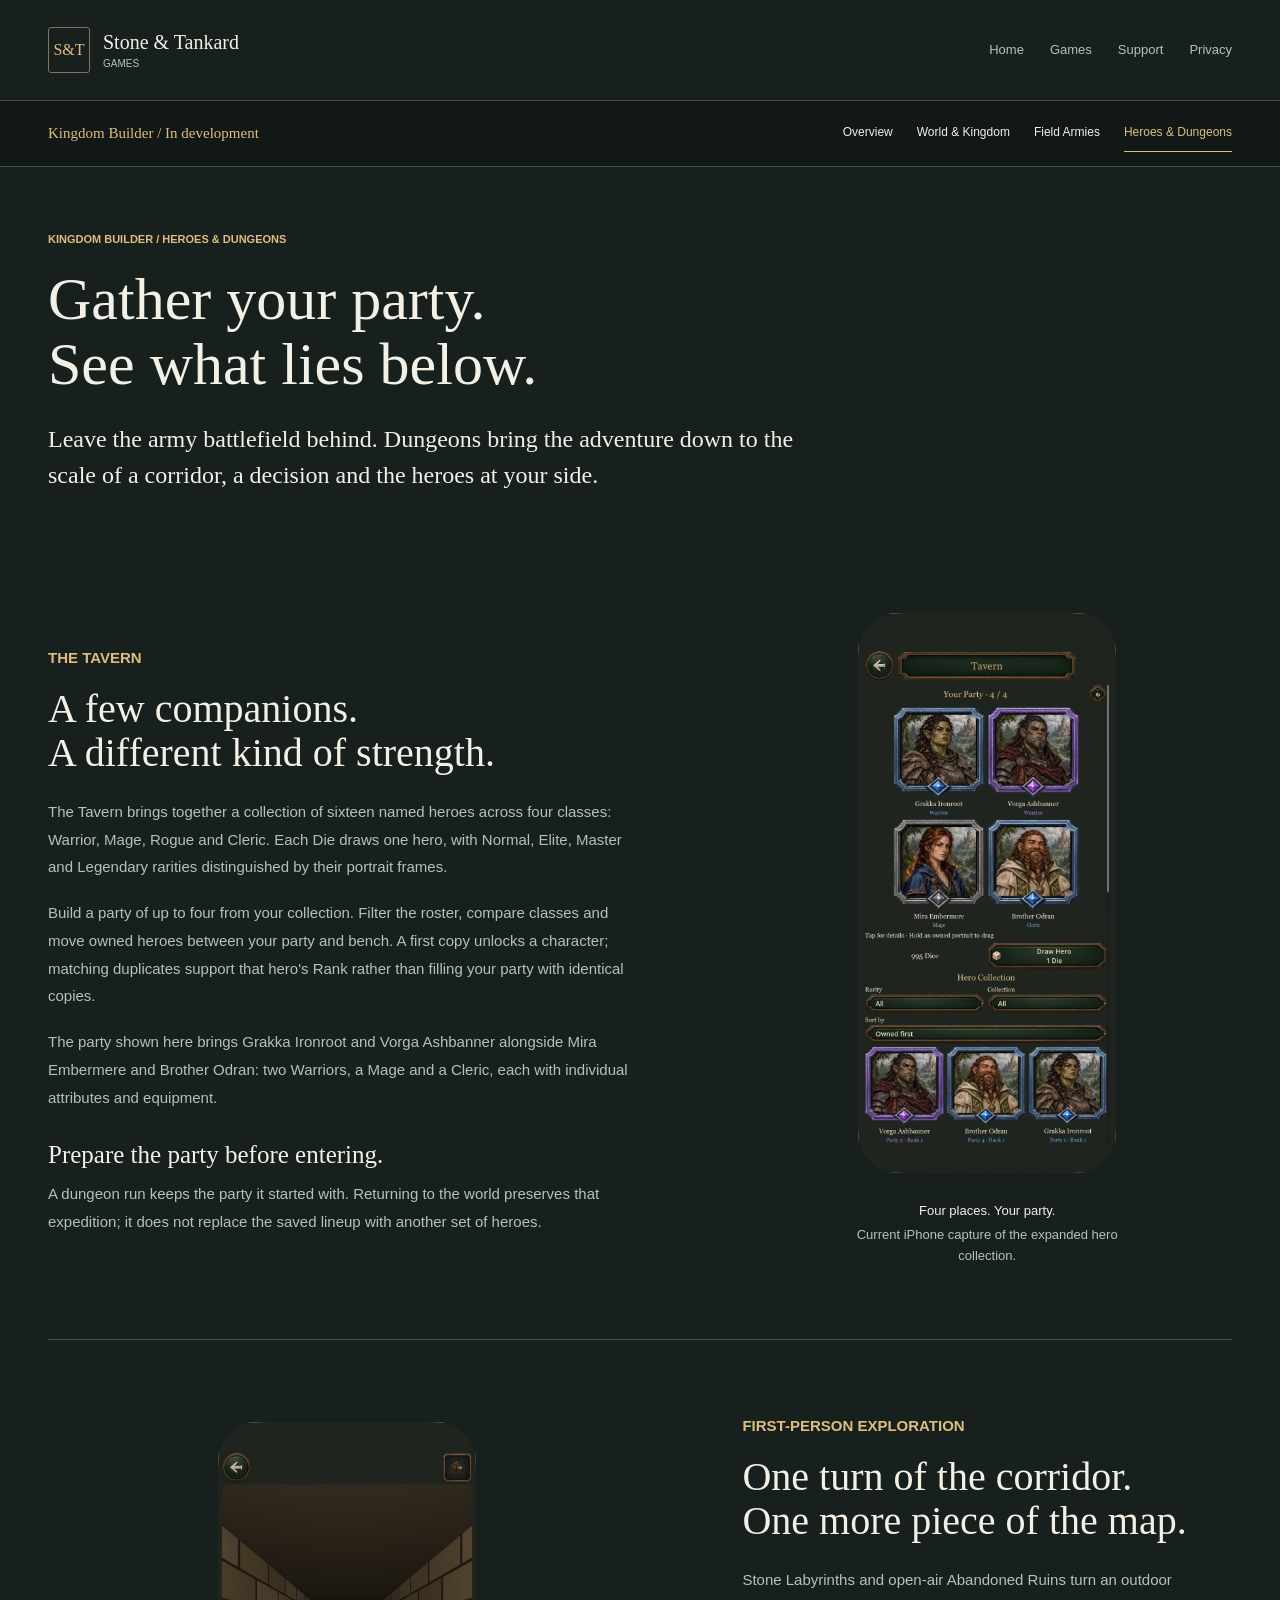
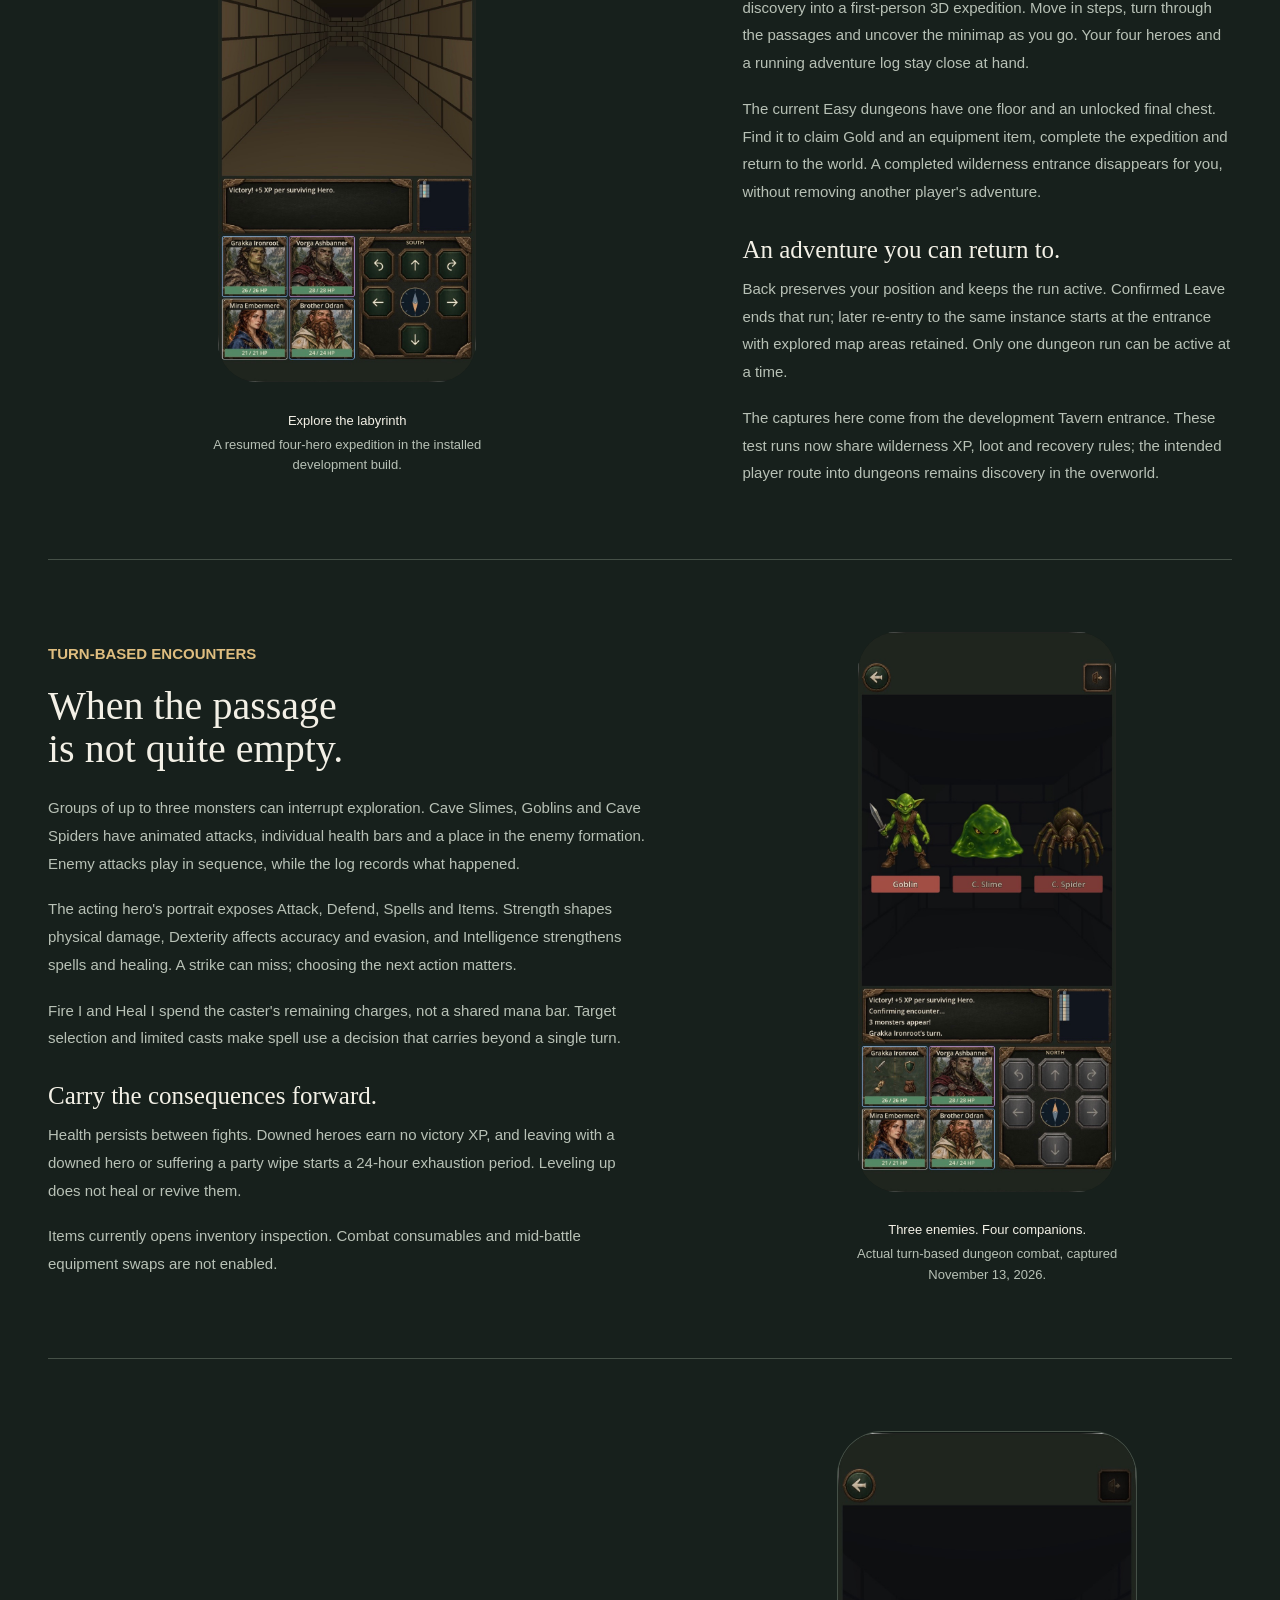
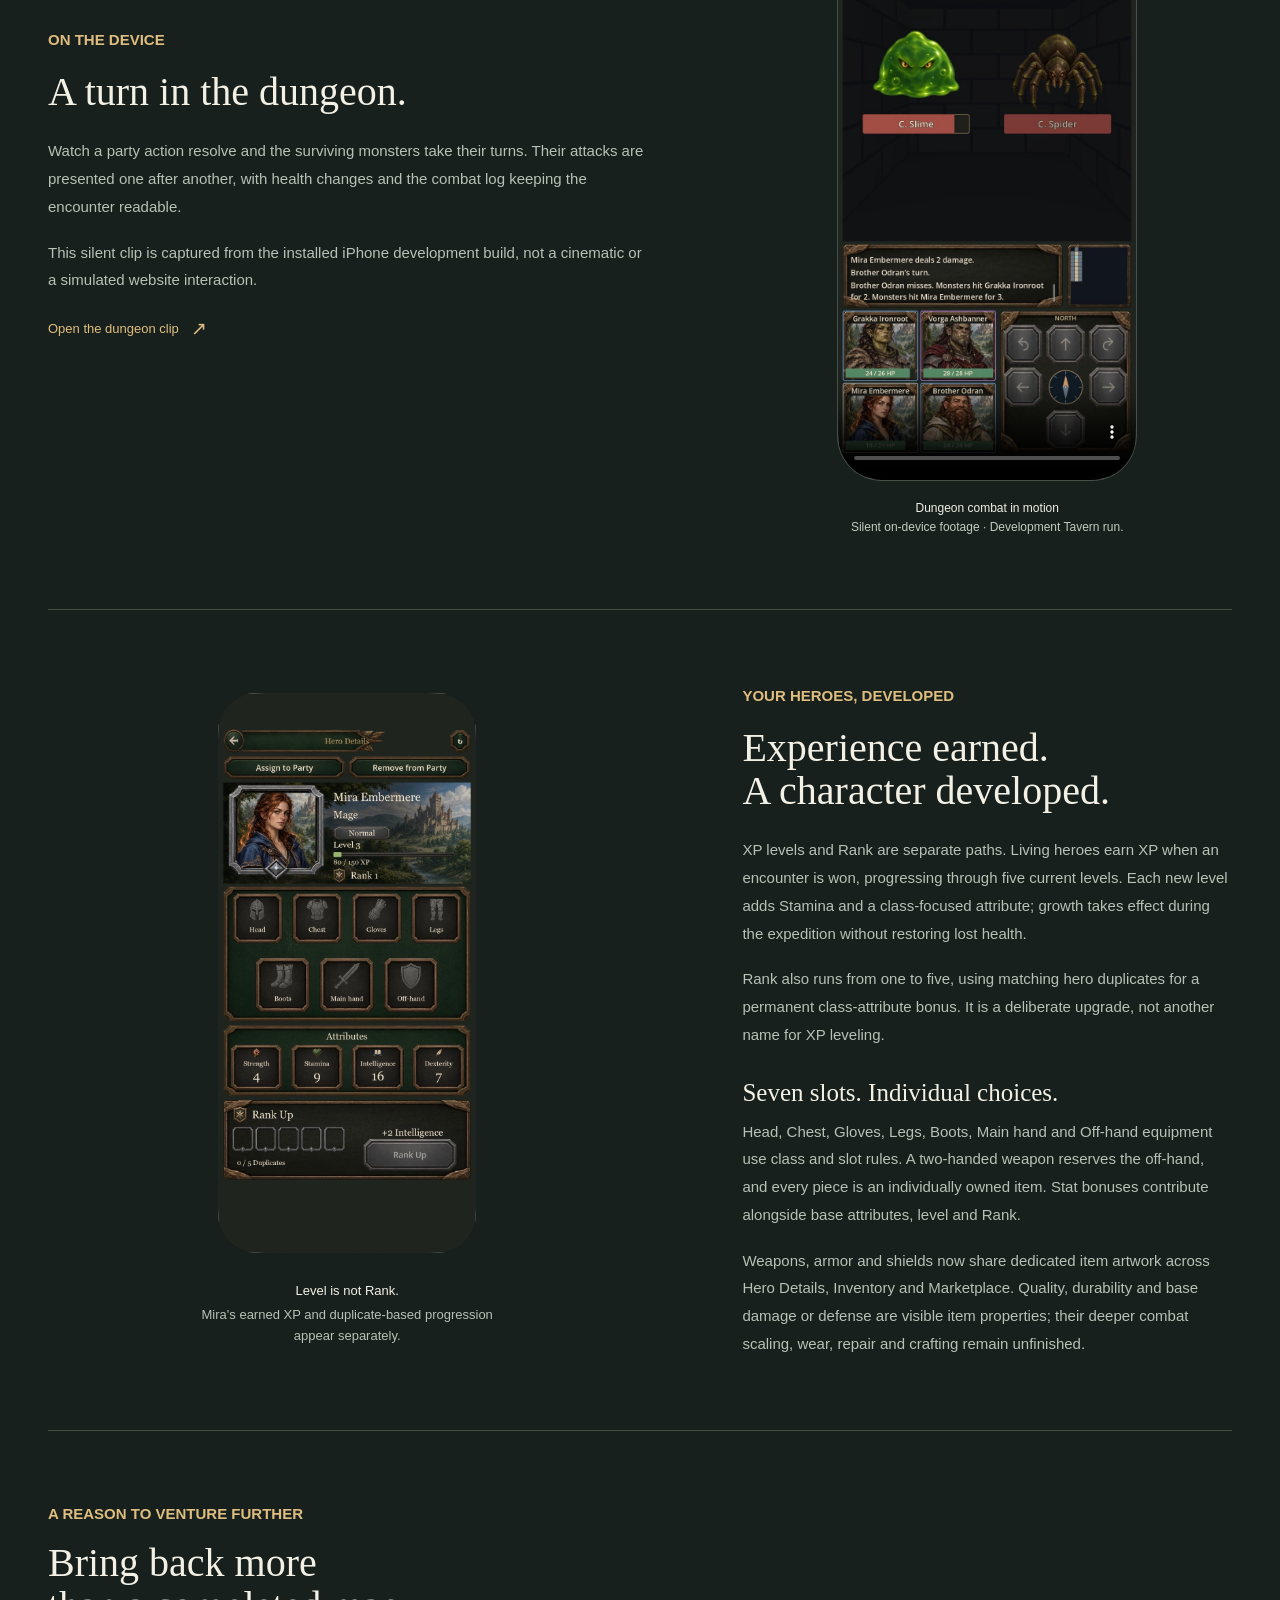
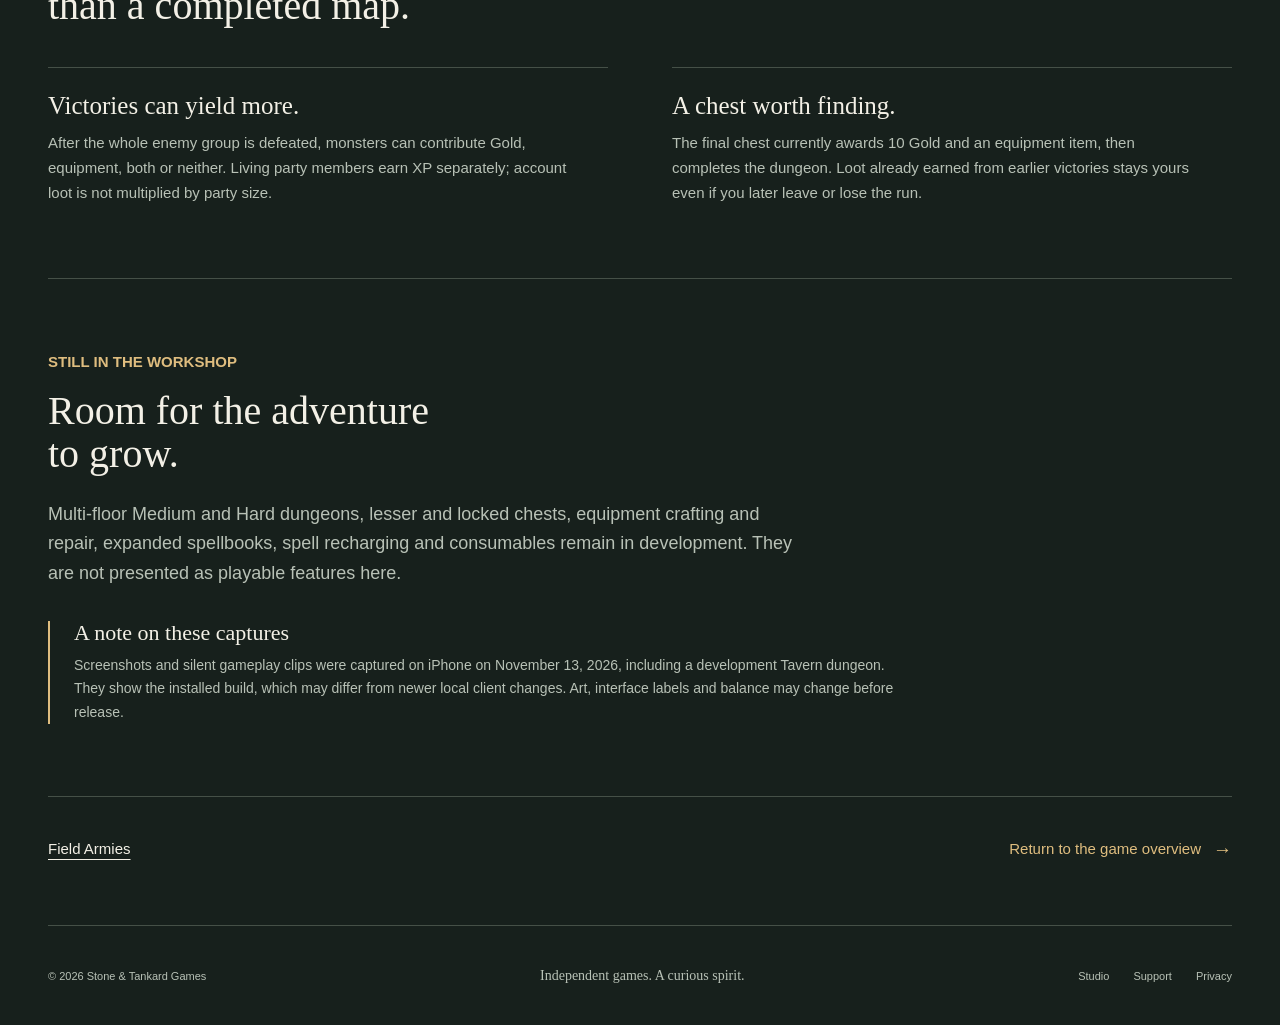
<file: kingdom-heroes.html>
<!doctype html>
<html lang="en">
<head>
  <meta charset="utf-8">
  <meta name="viewport" content="width=device-width, initial-scale=1">
  <meta name="theme-color" content="#17201c">
  <title>Kingdom Builder: Heroes &amp; Dungeons | Stone &amp; Tankard Games</title>
  <meta name="description" content="Collect sixteen heroes, develop XP levels and ranks, equip your party and explore first-person dungeons. See actual iPhone combat footage and monster loot systems.">
  <link rel="canonical" href="https://stoneandtankard.com/kingdom-heroes.html">
  <meta property="og:title" content="Kingdom Builder: Heroes &amp; Dungeons">
  <meta property="og:description" content="Collect sixteen heroes, develop XP levels and ranks, equip your party and explore first-person dungeons. See actual iPhone combat footage and monster loot systems.">
  <meta property="og:type" content="website">
  <meta property="og:url" content="https://stoneandtankard.com/kingdom-heroes.html">
  <link rel="stylesheet" href="styles.css">
</head>
<body class="project-page">
  <a class="skip-link" href="#main">Skip to content</a>
  <header class="site-header wrap">
    <a class="brand" href="index.html" aria-label="Stone &amp; Tankard Games home"><span class="brand-mark" aria-hidden="true">S&amp;T</span><span class="brand-text">Stone &amp; Tankard <span>Games</span></span></a>
    <nav class="site-nav" aria-label="Primary navigation"><a href="index.html">Home</a><a href="index.html#games">Games</a><a href="support.html">Support</a><a href="privacy.html">Privacy</a></nav>
  </header>
  <nav class="project-nav" aria-label="Kingdom Builder chapters">
    <div class="wrap"><p class="project-nav-label">Kingdom Builder / In development</p><div class="project-nav-links">
      <a href="kingdom-builder.html">Overview</a>
      <a href="kingdom-world.html">World &amp; Kingdom</a>
      <a href="kingdom-armies.html">Field Armies</a>
      <a href="kingdom-heroes.html" aria-current="page">Heroes &amp; Dungeons</a>
    </div></div>
  </nav>
  <main id="main">
    <section class="project-masthead wrap"><p class="eyebrow">Kingdom Builder / Heroes &amp; Dungeons</p><h1>Gather your party.<br>See what lies below.</h1><p class="project-lead">Leave the army battlefield behind. Dungeons bring the adventure down to the scale of a corridor, a decision and the heroes at your side.</p></section>
    <section class="project-section wrap feature-spread" aria-labelledby="party-heading">
      <div class="feature-copy"><p class="eyebrow">The Tavern</p><h2 id="party-heading">A few companions.<br>A different kind of strength.</h2><p>The Tavern brings together a collection of sixteen named heroes across four classes: Warrior, Mage, Rogue and Cleric. Each Die draws one hero, with Normal, Elite, Master and Legendary rarities distinguished by their portrait frames.</p><p>Build a party of up to four from your collection. Filter the roster, compare classes and move owned heroes between your party and bench. A first copy unlocks a character; matching duplicates support that hero's Rank rather than filling your party with identical copies.</p><p>The party shown here brings Grakka Ironroot and Vorga Ashbanner alongside Mira Embermere and Brother Odran: two Warriors, a Mage and a Cleric, each with individual attributes and equipment.</p><h3>Prepare the party before entering.</h3><p>A dungeon run keeps the party it started with. Returning to the world preserves that expedition; it does not replace the saved lineup with another set of heroes.</p></div>
      <figure class="capture"><a href="assets/images/kingdom/tavern-heroes.jpg" aria-label="View full-size screenshot: The hero collection"><img src="assets/images/kingdom/tavern-heroes.jpg" alt="The refreshed Tavern showing four owned heroes in a full party, rarity frames and collection filters." width="758" height="1642" loading="lazy"></a><figcaption><strong>Four places. Your party.</strong>Current iPhone capture of the expanded hero collection.</figcaption></figure>
    </section>
    <section class="project-section wrap feature-spread feature-spread-reverse" aria-labelledby="dungeon-heading">
      <div class="feature-copy"><p class="eyebrow">First-person exploration</p><h2 id="dungeon-heading">One turn of the corridor.<br>One more piece of the map.</h2><p>Stone Labyrinths and open-air Abandoned Ruins turn an outdoor discovery into a first-person 3D expedition. Move in steps, turn through the passages and uncover the minimap as you go. Your four heroes and a running adventure log stay close at hand.</p><p>The current Easy dungeons have one floor and an unlocked final chest. Find it to claim Gold and an equipment item, complete the expedition and return to the world. A completed wilderness entrance disappears for you, without removing another player's adventure.</p><h3>An adventure you can return to.</h3><p>Back preserves your position and keeps the run active. Confirmed Leave ends that run; later re-entry to the same instance starts at the entrance with explored map areas retained. Only one dungeon run can be active at a time.</p><p>The captures here come from the development Tavern entrance. These test runs now share wilderness XP, loot and recovery rules; the intended player route into dungeons remains discovery in the overworld.</p></div>
      <figure class="capture"><a href="assets/images/kingdom/dungeon-exploration.jpg" aria-label="View full-size screenshot: Explore the labyrinth"><img src="assets/images/kingdom/dungeon-exploration.jpg" alt="A Stone Labyrinth corridor with four hero portraits, their health, an adventure log and an explored minimap." width="758" height="1642" loading="lazy"></a><figcaption><strong>Explore the labyrinth</strong>A resumed four-hero expedition in the installed development build.</figcaption></figure>
    </section>
    <section class="project-section wrap feature-spread" aria-labelledby="combat-heading">
      <div class="feature-copy"><p class="eyebrow">Turn-based encounters</p><h2 id="combat-heading">When the passage<br>is not quite empty.</h2><p>Groups of up to three monsters can interrupt exploration. Cave Slimes, Goblins and Cave Spiders have animated attacks, individual health bars and a place in the enemy formation. Enemy attacks play in sequence, while the log records what happened.</p><p>The acting hero's portrait exposes Attack, Defend, Spells and Items. Strength shapes physical damage, Dexterity affects accuracy and evasion, and Intelligence strengthens spells and healing. A strike can miss; choosing the next action matters.</p><p>Fire I and Heal I spend the caster's remaining charges, not a shared mana bar. Target selection and limited casts make spell use a decision that carries beyond a single turn.</p><h3>Carry the consequences forward.</h3><p>Health persists between fights. Downed heroes earn no victory XP, and leaving with a downed hero or suffering a party wipe starts a 24-hour exhaustion period. Leveling up does not heal or revive them.</p><p>Items currently opens inventory inspection. Combat consumables and mid-battle equipment swaps are not enabled.</p></div>
      <figure class="capture"><a href="assets/images/kingdom/dungeon-combat.jpg" aria-label="View full-size screenshot: Face what you find"><img src="assets/images/kingdom/dungeon-combat.jpg" alt="A three-monster dungeon encounter featuring a Goblin, Cave Slime and Cave Spider above the four-hero party." width="758" height="1642" loading="lazy"></a><figcaption><strong>Three enemies. Four companions.</strong>Actual turn-based dungeon combat, captured November 13, 2026.</figcaption></figure>
    </section>
    <section class="project-section wrap feature-spread" aria-labelledby="footage-heading">
      <div class="feature-copy"><p class="eyebrow">On the device</p><h2 id="footage-heading">A turn in the dungeon.</h2><p>Watch a party action resolve and the surviving monsters take their turns. Their attacks are presented one after another, with health changes and the combat log keeping the encounter readable.</p><p>This silent clip is captured from the installed iPhone development build, not a cinematic or a simulated website interaction.</p><a class="text-link" href="assets/videos/kingdom/dungeon-combat.mp4">Open the dungeon clip <span aria-hidden="true">&nearr;</span></a></div>
      <figure class="gameplay-video"><video controls playsinline preload="none" poster="assets/images/kingdom/dungeon-combat-video.jpg" width="480" height="1040" aria-label="Dungeon combat gameplay: a hero action followed by sequential monster attacks" aria-describedby="dungeon-video-caption"><source src="assets/videos/kingdom/dungeon-combat.mp4" type="video/mp4"><a href="assets/videos/kingdom/dungeon-combat.mp4">Watch the dungeon combat clip.</a></video><figcaption id="dungeon-video-caption"><strong>Dungeon combat in motion</strong>Silent on-device footage &middot; Development Tavern run.</figcaption></figure>
    </section>
    <section class="project-section wrap feature-spread feature-spread-reverse" aria-labelledby="equipment-heading">
      <div class="feature-copy"><p class="eyebrow">Your heroes, developed</p><h2 id="equipment-heading">Experience earned.<br>A character developed.</h2><p>XP levels and Rank are separate paths. Living heroes earn XP when an encounter is won, progressing through five current levels. Each new level adds Stamina and a class-focused attribute; growth takes effect during the expedition without restoring lost health.</p><p>Rank also runs from one to five, using matching hero duplicates for a permanent class-attribute bonus. It is a deliberate upgrade, not another name for XP leveling.</p><h3>Seven slots. Individual choices.</h3><p>Head, Chest, Gloves, Legs, Boots, Main hand and Off-hand equipment use class and slot rules. A two-handed weapon reserves the off-hand, and every piece is an individually owned item. Stat bonuses contribute alongside base attributes, level and Rank.</p><p>Weapons, armor and shields now share dedicated item artwork across Hero Details, Inventory and Marketplace. Quality, durability and base damage or defense are visible item properties; their deeper combat scaling, wear, repair and crafting remain unfinished.</p></div>
      <figure class="capture"><a href="assets/images/kingdom/hero-equipment.jpg" aria-label="View full-size screenshot: A closer look at a hero"><img src="assets/images/kingdom/hero-equipment.jpg" alt="Mira Embermere's Hero Details showing Level 3, 80 XP, Rank 1, seven equipment slots and attributes." width="758" height="1642" loading="lazy"></a><figcaption><strong>Level is not Rank.</strong>Mira's earned XP and duplicate-based progression appear separately.</figcaption></figure>
    </section>
    <section class="project-section wrap" aria-labelledby="loot-heading"><p class="eyebrow">A reason to venture further</p><h2 id="loot-heading">Bring back more<br>than a completed map.</h2><div class="project-columns"><article><h3>Victories can yield more.</h3><p>After the whole enemy group is defeated, monsters can contribute Gold, equipment, both or neither. Living party members earn XP separately; account loot is not multiplied by party size.</p></article><article><h3>A chest worth finding.</h3><p>The final chest currently awards 10 Gold and an equipment item, then completes the dungeon. Loot already earned from earlier victories stays yours even if you later leave or lose the run.</p></article></div></section>
    <section class="project-section wrap" aria-labelledby="next-heading"><p class="eyebrow">Still in the workshop</p><h2 id="next-heading">Room for the adventure<br>to grow.</h2><p class="section-intro">Multi-floor Medium and Hard dungeons, lesser and locked chests, equipment crafting and repair, expanded spellbooks, spell recharging and consumables remain in development. They are not presented as playable features here.</p><div class="project-callout"><h3>A note on these captures</h3><p>Screenshots and silent gameplay clips were captured on iPhone on November 13, 2026, including a development Tavern dungeon. They show the installed build, which may differ from newer local client changes. Art, interface labels and balance may change before release.</p></div></section>
    <nav class="project-next wrap" aria-label="Continue exploring"><a href="kingdom-armies.html">Field Armies</a><a class="text-link" href="kingdom-builder.html">Return to the game overview <span aria-hidden="true">&rarr;</span></a></nav>
  </main>
  <footer class="site-footer wrap"><p>&copy; 2026 Stone &amp; Tankard Games</p><p class="footer-signoff">Independent games. A curious spirit.</p><nav aria-label="Footer navigation"><a href="index.html">Studio</a><a href="support.html">Support</a><a href="privacy.html">Privacy</a></nav></footer>
</body>
</html>
</file>
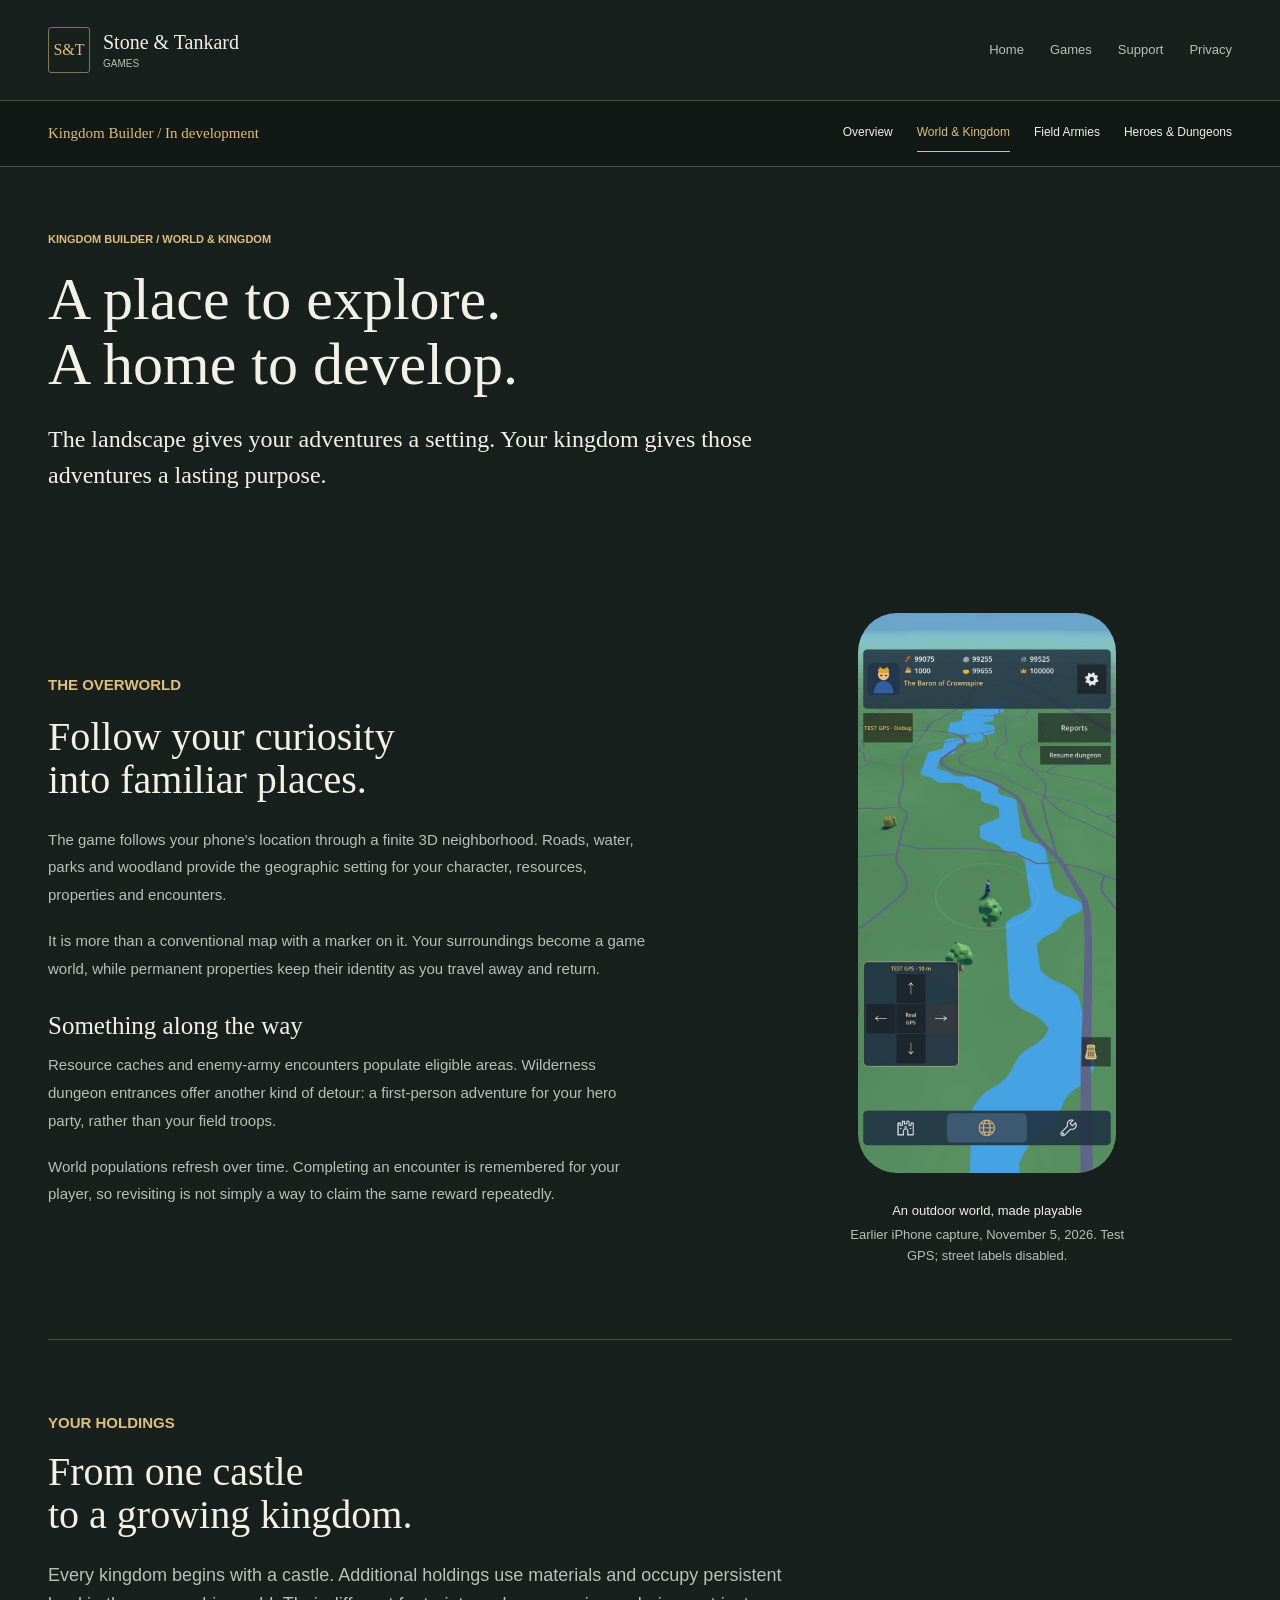
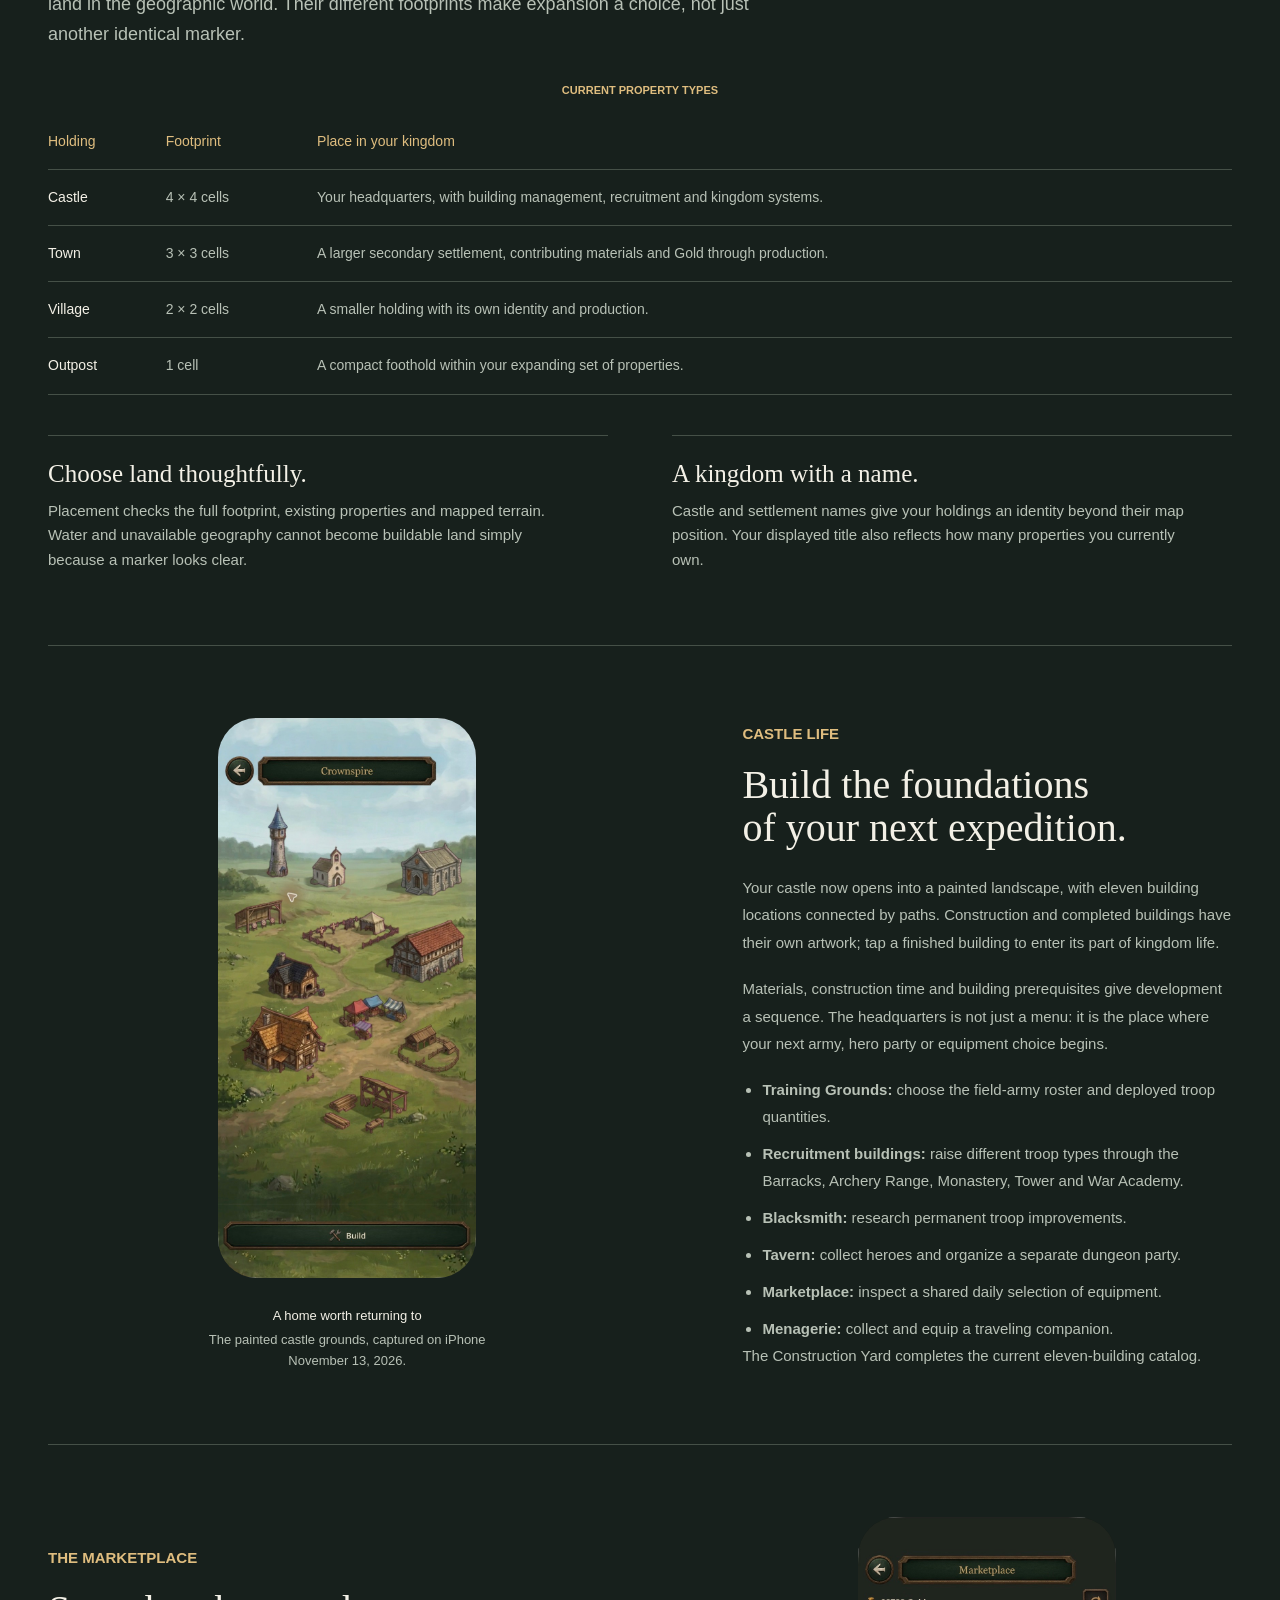
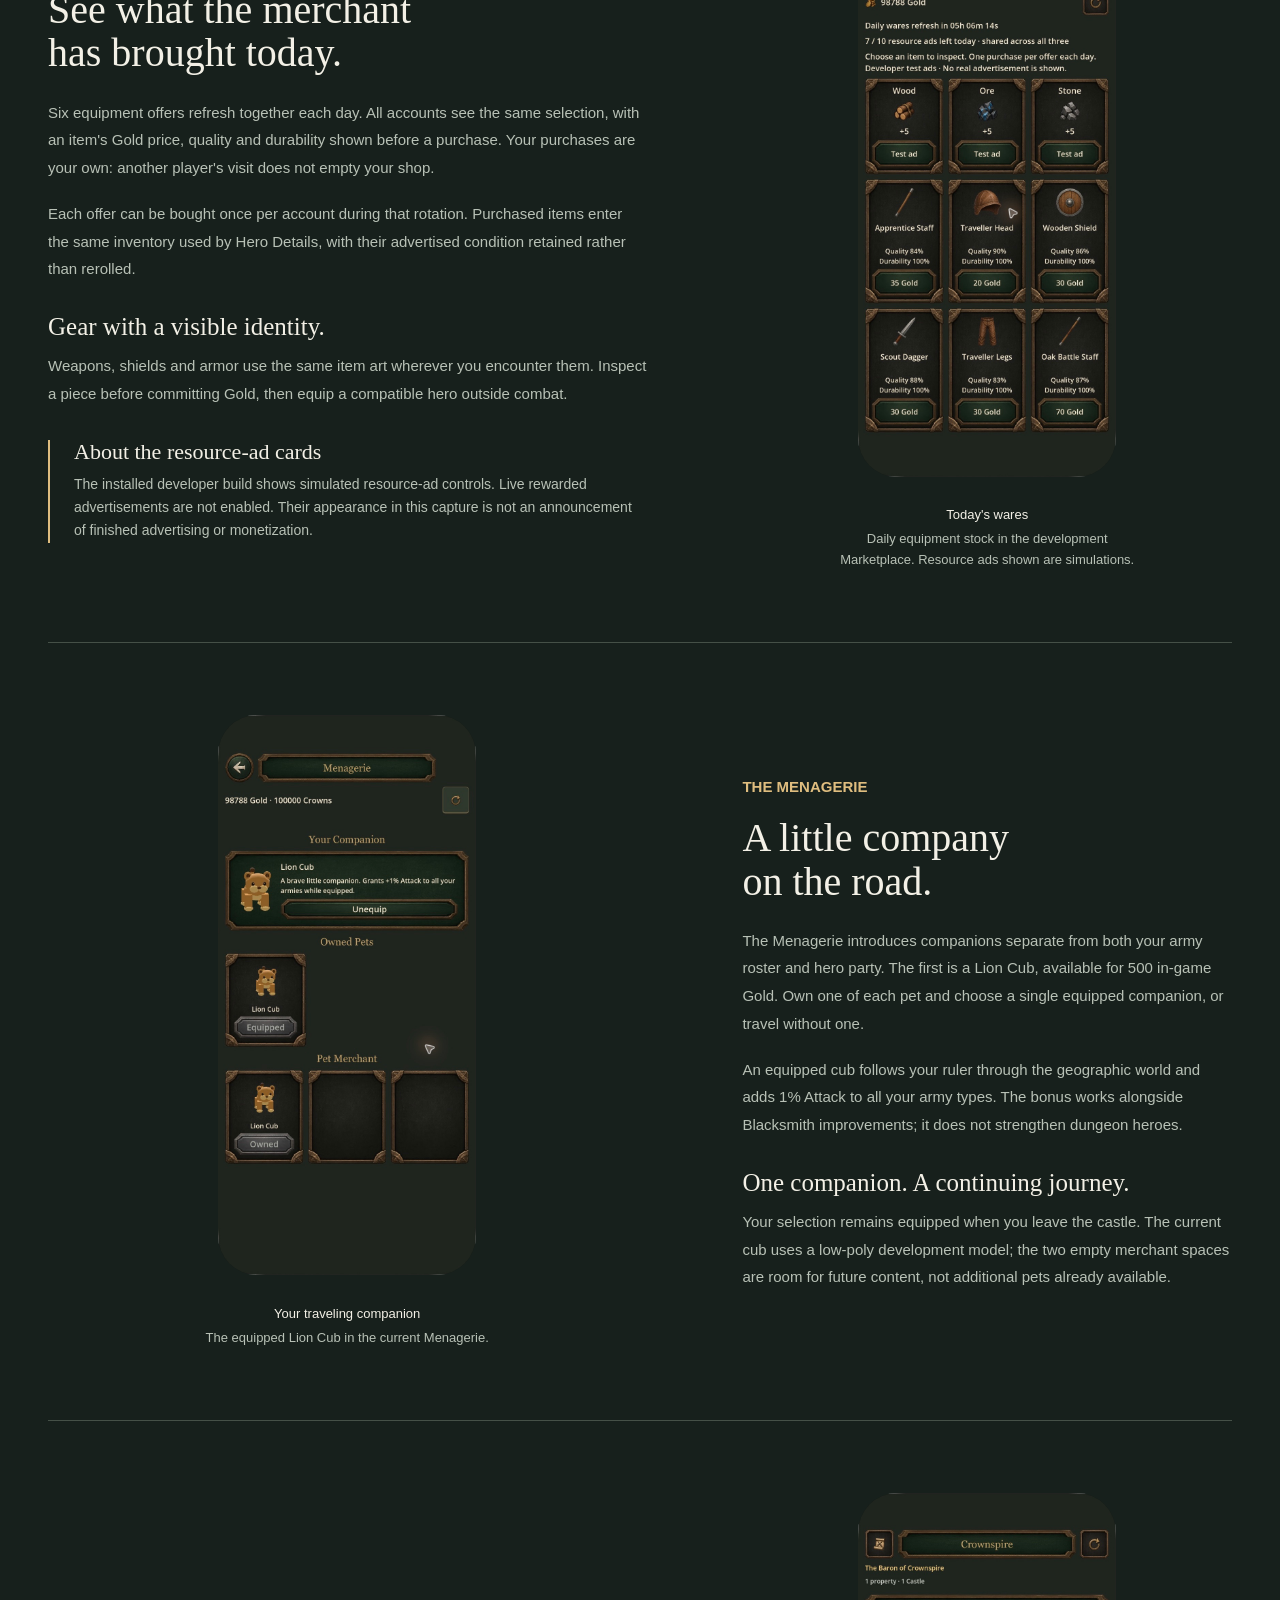
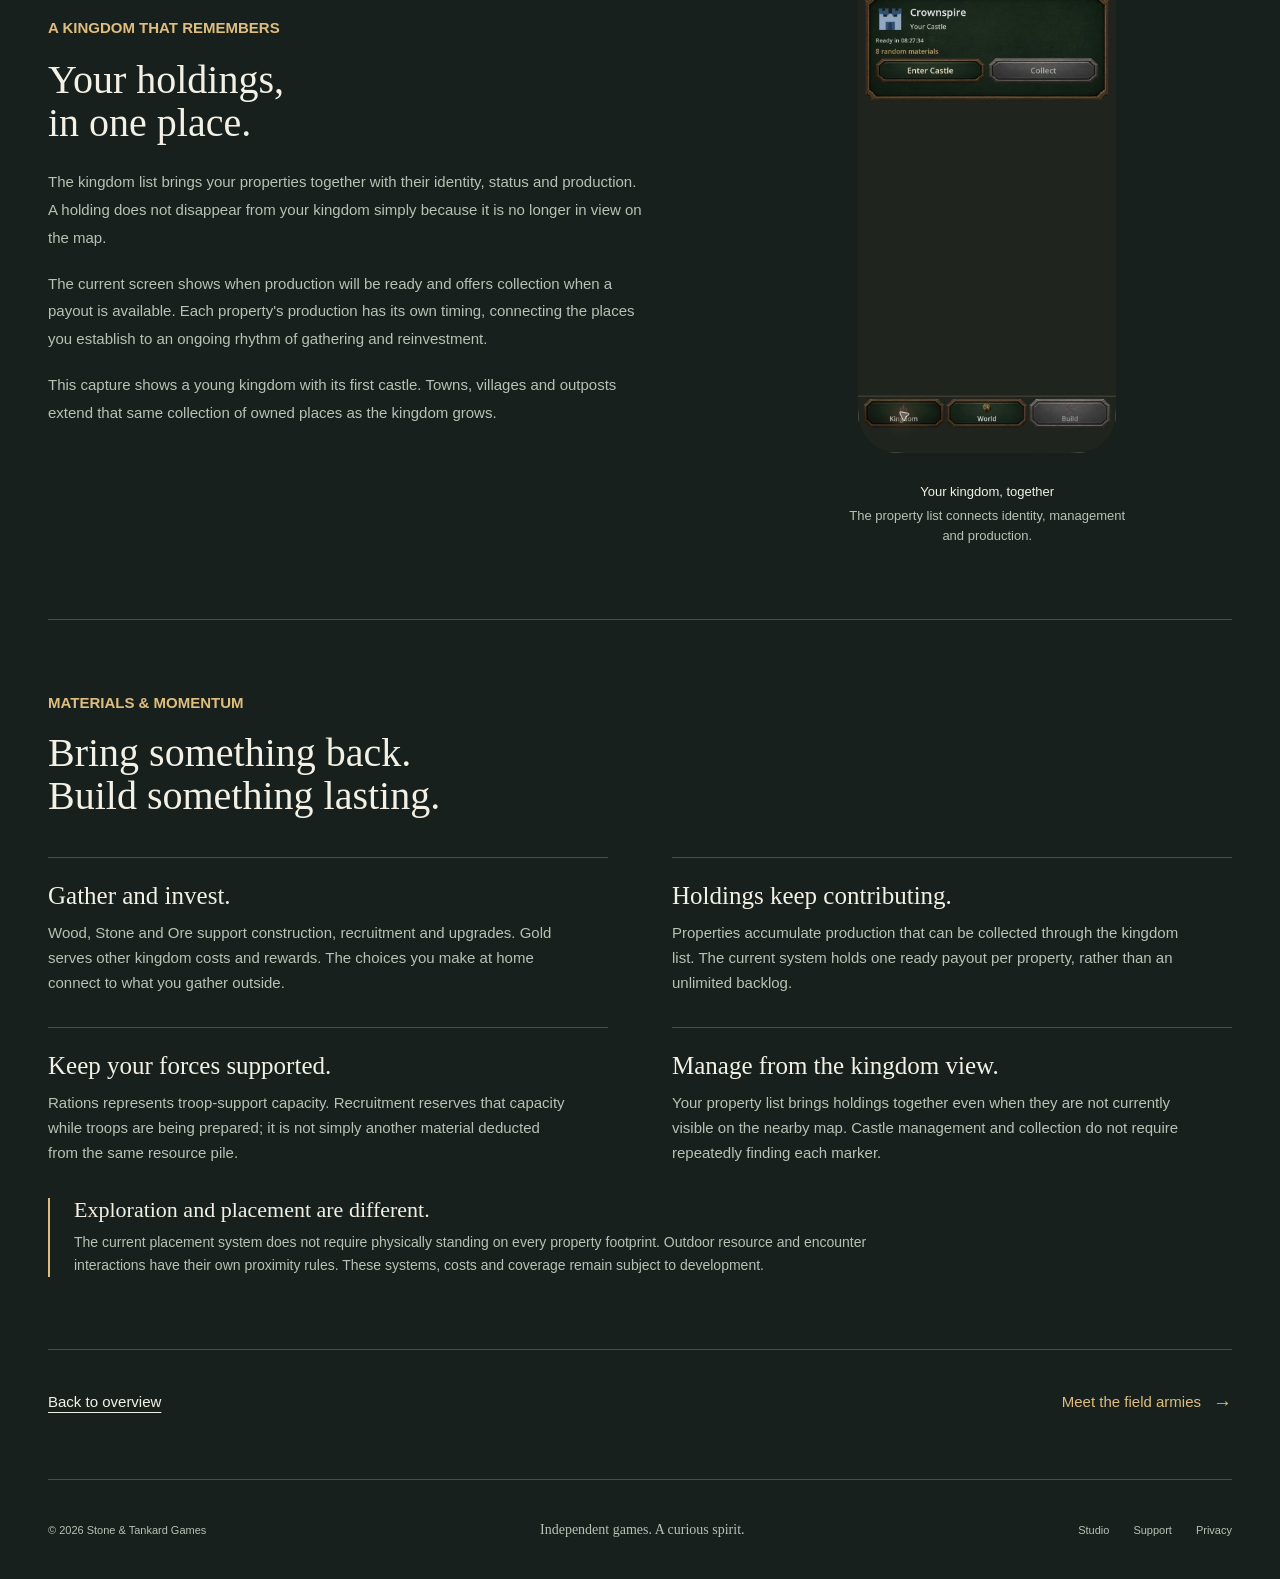
<file: kingdom-world.html>
<!doctype html>
<html lang="en">
<head>
  <meta charset="utf-8">
  <meta name="viewport" content="width=device-width, initial-scale=1">
  <meta name="theme-color" content="#17201c">
  <title>Kingdom Builder: World &amp; Kingdom | Stone &amp; Tankard Games</title>
  <meta name="description" content="Explore the geographic world and develop a painted castle with eleven buildings. Discover daily Marketplace equipment, Menagerie companions, settlements and production.">
  <link rel="canonical" href="https://stoneandtankard.com/kingdom-world.html">
  <meta property="og:title" content="Kingdom Builder: World &amp; Kingdom">
  <meta property="og:description" content="Explore the geographic world and develop a painted castle with eleven buildings. Discover daily Marketplace equipment, Menagerie companions, settlements and production.">
  <meta property="og:type" content="website">
  <meta property="og:url" content="https://stoneandtankard.com/kingdom-world.html">
  <link rel="stylesheet" href="styles.css">
</head>
<body class="project-page">
  <a class="skip-link" href="#main">Skip to content</a>
  <header class="site-header wrap">
    <a class="brand" href="index.html" aria-label="Stone &amp; Tankard Games home"><span class="brand-mark" aria-hidden="true">S&amp;T</span><span class="brand-text">Stone &amp; Tankard <span>Games</span></span></a>
    <nav class="site-nav" aria-label="Primary navigation"><a href="index.html">Home</a><a href="index.html#games">Games</a><a href="support.html">Support</a><a href="privacy.html">Privacy</a></nav>
  </header>
  <nav class="project-nav" aria-label="Kingdom Builder chapters">
    <div class="wrap"><p class="project-nav-label">Kingdom Builder / In development</p><div class="project-nav-links">
      <a href="kingdom-builder.html">Overview</a>
      <a href="kingdom-world.html" aria-current="page">World &amp; Kingdom</a>
      <a href="kingdom-armies.html">Field Armies</a>
      <a href="kingdom-heroes.html">Heroes &amp; Dungeons</a>
    </div></div>
  </nav>
  <main id="main">
    <section class="project-masthead wrap"><p class="eyebrow">Kingdom Builder / World &amp; Kingdom</p><h1>A place to explore.<br>A home to develop.</h1><p class="project-lead">The landscape gives your adventures a setting. Your kingdom gives those adventures a lasting purpose.</p></section>
    <section class="project-section wrap feature-spread" aria-labelledby="world-heading">
      <div class="feature-copy"><p class="eyebrow">The overworld</p><h2 id="world-heading">Follow your curiosity<br>into familiar places.</h2><p>The game follows your phone's location through a finite 3D neighborhood. Roads, water, parks and woodland provide the geographic setting for your character, resources, properties and encounters.</p><p>It is more than a conventional map with a marker on it. Your surroundings become a game world, while permanent properties keep their identity as you travel away and return.</p><h3>Something along the way</h3><p>Resource caches and enemy-army encounters populate eligible areas. Wilderness dungeon entrances offer another kind of detour: a first-person adventure for your hero party, rather than your field troops.</p><p>World populations refresh over time. Completing an encounter is remembered for your player, so revisiting is not simply a way to claim the same reward repeatedly.</p></div>
      <figure class="capture"><a href="assets/images/kingdom/world-exploration.jpg" aria-label="View full-size screenshot: An outdoor world, made playable"><img src="assets/images/kingdom/world-exploration.jpg" alt="A geographic 3D world captured on iPhone with Test GPS active and street labels turned off." width="774" height="1676" loading="lazy"></a><figcaption><strong>An outdoor world, made playable</strong>Earlier iPhone capture, November 5, 2026. Test GPS; street labels disabled.</figcaption></figure>
    </section>
    <section class="project-section wrap" aria-labelledby="holdings-heading">
      <p class="eyebrow">Your holdings</p><h2 id="holdings-heading">From one castle<br>to a growing kingdom.</h2><p class="section-intro">Every kingdom begins with a castle. Additional holdings use materials and occupy persistent land in the geographic world. Their different footprints make expansion a choice, not just another identical marker.</p>
      <table class="project-table"><caption class="eyebrow">Current property types</caption><thead><tr><th scope="col">Holding</th><th scope="col">Footprint</th><th scope="col">Place in your kingdom</th></tr></thead><tbody>
        <tr><td>Castle</td><td>4 &times; 4 cells</td><td>Your headquarters, with building management, recruitment and kingdom systems.</td></tr>
        <tr><td>Town</td><td>3 &times; 3 cells</td><td>A larger secondary settlement, contributing materials and Gold through production.</td></tr>
        <tr><td>Village</td><td>2 &times; 2 cells</td><td>A smaller holding with its own identity and production.</td></tr>
        <tr><td>Outpost</td><td>1 cell</td><td>A compact foothold within your expanding set of properties.</td></tr>
      </tbody></table>
      <div class="project-columns"><article><h3>Choose land thoughtfully.</h3><p>Placement checks the full footprint, existing properties and mapped terrain. Water and unavailable geography cannot become buildable land simply because a marker looks clear.</p></article><article><h3>A kingdom with a name.</h3><p>Castle and settlement names give your holdings an identity beyond their map position. Your displayed title also reflects how many properties you currently own.</p></article></div>
    </section>
    <section class="project-section wrap feature-spread feature-spread-reverse" aria-labelledby="castle-heading">
      <div class="feature-copy"><p class="eyebrow">Castle life</p><h2 id="castle-heading">Build the foundations<br>of your next expedition.</h2><p>Your castle now opens into a painted landscape, with eleven building locations connected by paths. Construction and completed buildings have their own artwork; tap a finished building to enter its part of kingdom life.</p><p>Materials, construction time and building prerequisites give development a sequence. The headquarters is not just a menu: it is the place where your next army, hero party or equipment choice begins.</p><ul class="plain-list"><li><strong>Training Grounds:</strong> choose the field-army roster and deployed troop quantities.</li><li><strong>Recruitment buildings:</strong> raise different troop types through the Barracks, Archery Range, Monastery, Tower and War Academy.</li><li><strong>Blacksmith:</strong> research permanent troop improvements.</li><li><strong>Tavern:</strong> collect heroes and organize a separate dungeon party.</li><li><strong>Marketplace:</strong> inspect a shared daily selection of equipment.</li><li><strong>Menagerie:</strong> collect and equip a traveling companion.</li></ul><p>The Construction Yard completes the current eleven-building catalog.</p></div>
      <figure class="capture"><a href="assets/images/kingdom/castle-buildings.jpg" aria-label="View full-size screenshot: The painted castle grounds"><img src="assets/images/kingdom/castle-buildings.jpg" alt="The new painted castle landscape showing eleven completed buildings, including the Marketplace stalls and Menagerie enclosure." width="758" height="1642" loading="lazy"></a><figcaption><strong>A home worth returning to</strong>The painted castle grounds, captured on iPhone November 13, 2026.</figcaption></figure>
    </section>
    <section class="project-section wrap feature-spread" aria-labelledby="marketplace-heading">
      <div class="feature-copy"><p class="eyebrow">The Marketplace</p><h2 id="marketplace-heading">See what the merchant<br>has brought today.</h2><p>Six equipment offers refresh together each day. All accounts see the same selection, with an item's Gold price, quality and durability shown before a purchase. Your purchases are your own: another player's visit does not empty your shop.</p><p>Each offer can be bought once per account during that rotation. Purchased items enter the same inventory used by Hero Details, with their advertised condition retained rather than rerolled.</p><h3>Gear with a visible identity.</h3><p>Weapons, shields and armor use the same item art wherever you encounter them. Inspect a piece before committing Gold, then equip a compatible hero outside combat.</p><div class="project-callout"><h3>About the resource-ad cards</h3><p>The installed developer build shows simulated resource-ad controls. Live rewarded advertisements are not enabled. Their appearance in this capture is not an announcement of finished advertising or monetization.</p></div></div>
      <figure class="capture"><a href="assets/images/kingdom/marketplace.jpg" aria-label="View full-size screenshot: Daily Marketplace stock"><img src="assets/images/kingdom/marketplace.jpg" alt="Marketplace with six daily equipment offers, item artwork, Gold prices and condition; the resource row is explicitly marked as developer test ads." width="758" height="1642" loading="lazy"></a><figcaption><strong>Today's wares</strong>Daily equipment stock in the development Marketplace. Resource ads shown are simulations.</figcaption></figure>
    </section>
    <section class="project-section wrap feature-spread feature-spread-reverse" aria-labelledby="companions-heading">
      <div class="feature-copy"><p class="eyebrow">The Menagerie</p><h2 id="companions-heading">A little company<br>on the road.</h2><p>The Menagerie introduces companions separate from both your army roster and hero party. The first is a Lion Cub, available for 500 in-game Gold. Own one of each pet and choose a single equipped companion, or travel without one.</p><p>An equipped cub follows your ruler through the geographic world and adds 1% Attack to all your army types. The bonus works alongside Blacksmith improvements; it does not strengthen dungeon heroes.</p><h3>One companion. A continuing journey.</h3><p>Your selection remains equipped when you leave the castle. The current cub uses a low-poly development model; the two empty merchant spaces are room for future content, not additional pets already available.</p></div>
      <figure class="capture"><a href="assets/images/kingdom/menagerie.jpg" aria-label="View full-size screenshot: The Menagerie companion"><img src="assets/images/kingdom/menagerie.jpg" alt="Menagerie showing the equipped Lion Cub, its one-percent army Attack bonus, the owned pet collection and two empty future merchant slots." width="758" height="1642" loading="lazy"></a><figcaption><strong>Your traveling companion</strong>The equipped Lion Cub in the current Menagerie.</figcaption></figure>
    </section>
    <section class="project-section wrap feature-spread" aria-labelledby="production-heading">
      <div class="feature-copy"><p class="eyebrow">A kingdom that remembers</p><h2 id="production-heading">Your holdings,<br>in one place.</h2><p>The kingdom list brings your properties together with their identity, status and production. A holding does not disappear from your kingdom simply because it is no longer in view on the map.</p><p>The current screen shows when production will be ready and offers collection when a payout is available. Each property's production has its own timing, connecting the places you establish to an ongoing rhythm of gathering and reinvestment.</p><p>This capture shows a young kingdom with its first castle. Towns, villages and outposts extend that same collection of owned places as the kingdom grows.</p></div>
      <figure class="capture"><a href="assets/images/kingdom/kingdom-overview.jpg" aria-label="View full-size screenshot: Kingdom property list"><img src="assets/images/kingdom/kingdom-overview.jpg" alt="The refreshed Kingdom screen showing Crownspire castle, the player's title, production countdown and Enter Castle control." width="758" height="1642" loading="lazy"></a><figcaption><strong>Your kingdom, together</strong>The property list connects identity, management and production.</figcaption></figure>
    </section>
    <section class="project-section wrap" aria-labelledby="economy-heading">
      <p class="eyebrow">Materials &amp; momentum</p><h2 id="economy-heading">Bring something back.<br>Build something lasting.</h2><div class="project-columns"><article><h3>Gather and invest.</h3><p>Wood, Stone and Ore support construction, recruitment and upgrades. Gold serves other kingdom costs and rewards. The choices you make at home connect to what you gather outside.</p></article><article><h3>Holdings keep contributing.</h3><p>Properties accumulate production that can be collected through the kingdom list. The current system holds one ready payout per property, rather than an unlimited backlog.</p></article><article><h3>Keep your forces supported.</h3><p>Rations represents troop-support capacity. Recruitment reserves that capacity while troops are being prepared; it is not simply another material deducted from the same resource pile.</p></article><article><h3>Manage from the kingdom view.</h3><p>Your property list brings holdings together even when they are not currently visible on the nearby map. Castle management and collection do not require repeatedly finding each marker.</p></article></div>
      <div class="project-callout"><h3>Exploration and placement are different.</h3><p>The current placement system does not require physically standing on every property footprint. Outdoor resource and encounter interactions have their own proximity rules. These systems, costs and coverage remain subject to development.</p></div>
    </section>
    <nav class="project-next wrap" aria-label="Continue exploring"><a href="kingdom-builder.html">Back to overview</a><a class="text-link" href="kingdom-armies.html">Meet the field armies <span aria-hidden="true">&rarr;</span></a></nav>
  </main>
  <footer class="site-footer wrap"><p>&copy; 2026 Stone &amp; Tankard Games</p><p class="footer-signoff">Independent games. A curious spirit.</p><nav aria-label="Footer navigation"><a href="index.html">Studio</a><a href="support.html">Support</a><a href="privacy.html">Privacy</a></nav></footer>
</body>
</html>
</file>
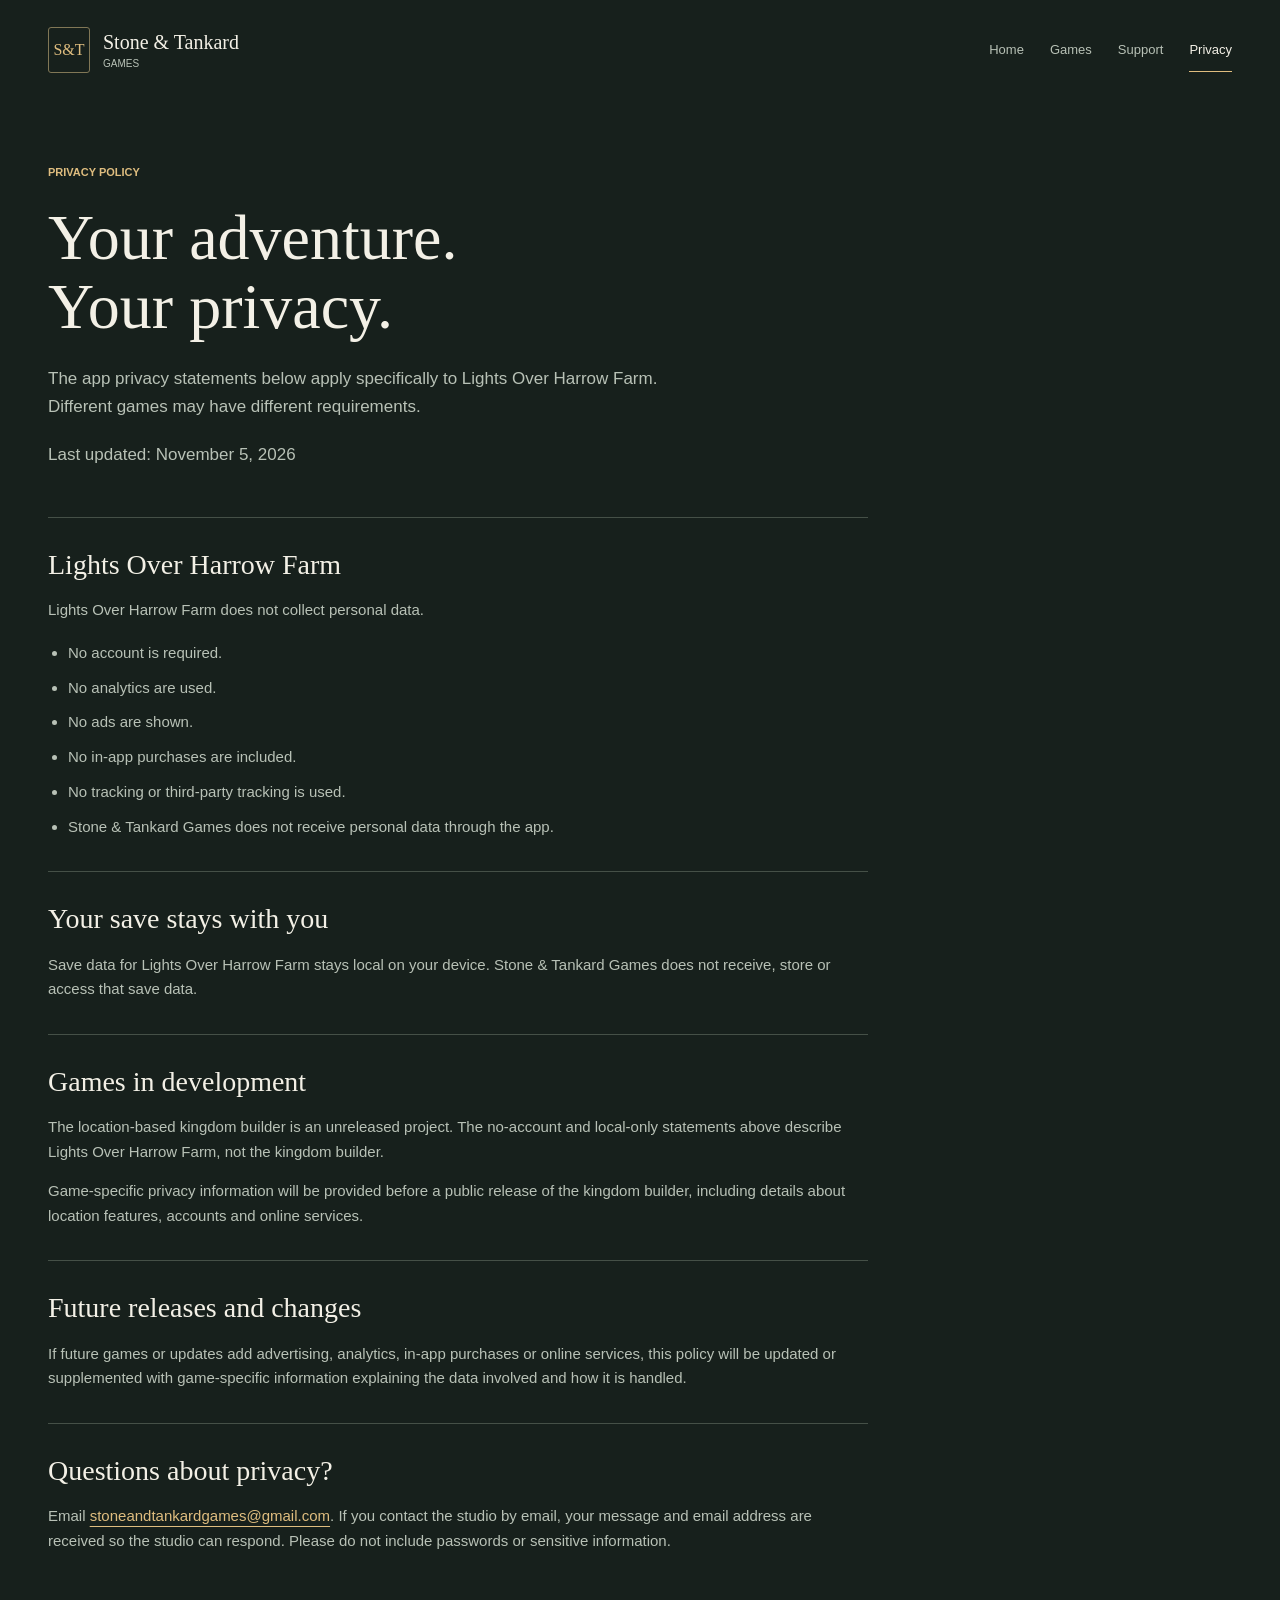
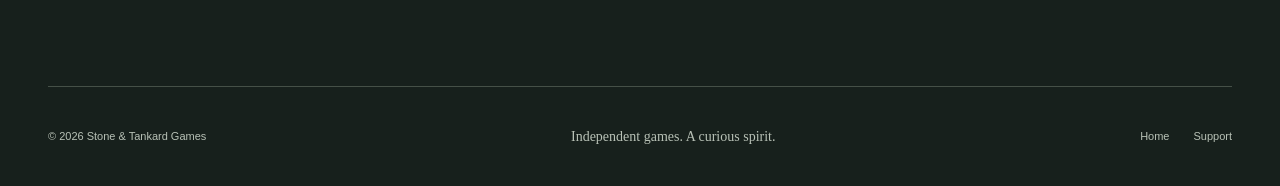
<file: privacy.html>
<!doctype html>
<html lang="en">
<head>
  <meta charset="utf-8">
  <meta name="viewport" content="width=device-width, initial-scale=1">
  <meta name="theme-color" content="#17201c">
  <title>Privacy | Stone &amp; Tankard Games</title>
  <meta name="description" content="Privacy information for Lights Over Harrow Farm: no personal data collection, accounts, analytics, advertising, in-app purchases or tracking. Saves stay on your device.">
  <link rel="canonical" href="https://stoneandtankard.com/privacy.html">
  <meta property="og:title" content="Privacy | Stone &amp; Tankard Games">
  <meta property="og:description" content="Clear, game-specific privacy information from Stone &amp; Tankard Games.">
  <meta property="og:type" content="website">
  <meta property="og:url" content="https://stoneandtankard.com/privacy.html">
  <link rel="stylesheet" href="styles.css">
</head>
<body>
  <a class="skip-link" href="#main">Skip to content</a>
  <header class="site-header wrap">
    <a class="brand" href="index.html" aria-label="Stone &amp; Tankard Games home"><span class="brand-mark" aria-hidden="true">S&amp;T</span><span class="brand-text">Stone &amp; Tankard <span>Games</span></span></a>
    <nav class="site-nav" aria-label="Primary navigation"><a href="index.html">Home</a><a href="index.html#games">Games</a><a href="support.html">Support</a><a href="privacy.html" aria-current="page">Privacy</a></nav>
  </header>
  <main class="page-main wrap" id="main">
    <section class="page-hero" aria-labelledby="privacy-heading">
      <p class="eyebrow">Privacy policy</p>
      <h1 id="privacy-heading">Your adventure.<br>Your privacy.</h1>
      <p>The app privacy statements below apply specifically to Lights Over Harrow Farm. Different games may have different requirements.</p>
      <p class="updated">Last updated: November 5, 2026</p>
    </section>
    <div class="page-content">
      <section class="content-section" aria-labelledby="harrow-heading">
        <h2 id="harrow-heading">Lights Over Harrow Farm</h2>
        <p>Lights Over Harrow Farm does not collect personal data.</p>
        <ul class="plain-list"><li>No account is required.</li><li>No analytics are used.</li><li>No ads are shown.</li><li>No in-app purchases are included.</li><li>No tracking or third-party tracking is used.</li><li>Stone &amp; Tankard Games does not receive personal data through the app.</li></ul>
      </section>
      <section class="content-section" aria-labelledby="saves-heading">
        <h2 id="saves-heading">Your save stays with you</h2>
        <p>Save data for Lights Over Harrow Farm stays local on your device. Stone &amp; Tankard Games does not receive, store or access that save data.</p>
      </section>
      <section class="content-section" aria-labelledby="development-heading">
        <h2 id="development-heading">Games in development</h2>
        <p>The location-based kingdom builder is an unreleased project. The no-account and local-only statements above describe Lights Over Harrow Farm, not the kingdom builder.</p>
        <p>Game-specific privacy information will be provided before a public release of the kingdom builder, including details about location features, accounts and online services.</p>
      </section>
      <section class="content-section" aria-labelledby="updates-heading">
        <h2 id="updates-heading">Future releases and changes</h2>
        <p>If future games or updates add advertising, analytics, in-app purchases or online services, this policy will be updated or supplemented with game-specific information explaining the data involved and how it is handled.</p>
      </section>
      <section class="content-section" aria-labelledby="contact-heading">
        <h2 id="contact-heading">Questions about privacy?</h2>
        <p>Email <a href="mailto:stoneandtankardgames@gmail.com">stoneandtankardgames@gmail.com</a>. If you contact the studio by email, your message and email address are received so the studio can respond. Please do not include passwords or sensitive information.</p>
      </section>
    </div>
  </main>
  <footer class="site-footer wrap"><p>&copy; 2026 Stone &amp; Tankard Games</p><p class="footer-signoff">Independent games. A curious spirit.</p><nav aria-label="Footer navigation"><a href="index.html">Home</a><a href="support.html">Support</a></nav></footer>
</body>
</html>
</file>
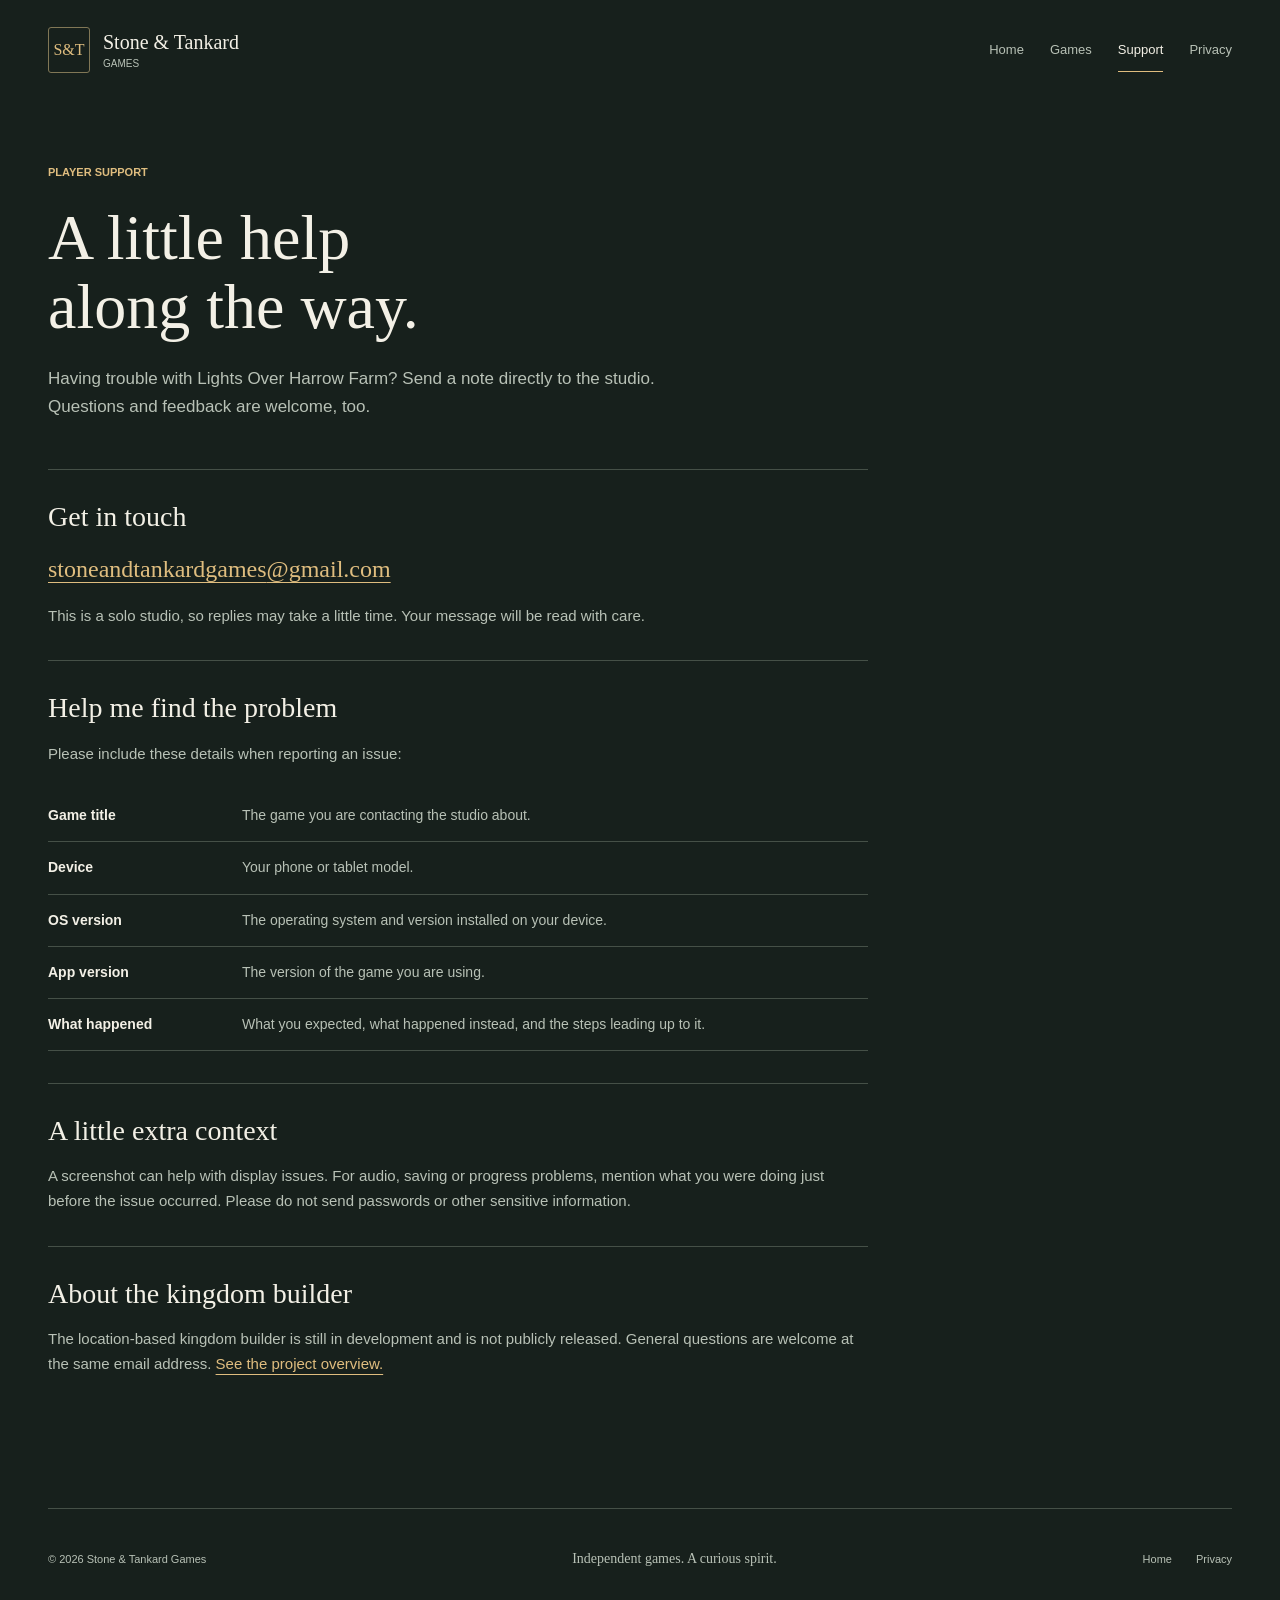
<file: support.html>
<!doctype html>
<html lang="en">
<head>
  <meta charset="utf-8">
  <meta name="viewport" content="width=device-width, initial-scale=1">
  <meta name="theme-color" content="#17201c">
  <title>Support | Stone &amp; Tankard Games</title>
  <meta name="description" content="Contact Stone &amp; Tankard Games for help with Lights Over Harrow Farm. Find the details to include so the studio can investigate your issue.">
  <link rel="canonical" href="https://stoneandtankard.com/support.html">
  <meta property="og:title" content="Support | Stone &amp; Tankard Games">
  <meta property="og:description" content="A direct line to the studio for game support, questions and feedback.">
  <meta property="og:type" content="website">
  <meta property="og:url" content="https://stoneandtankard.com/support.html">
  <link rel="stylesheet" href="styles.css">
</head>
<body>
  <a class="skip-link" href="#main">Skip to content</a>
  <header class="site-header wrap">
    <a class="brand" href="index.html" aria-label="Stone &amp; Tankard Games home"><span class="brand-mark" aria-hidden="true">S&amp;T</span><span class="brand-text">Stone &amp; Tankard <span>Games</span></span></a>
    <nav class="site-nav" aria-label="Primary navigation"><a href="index.html">Home</a><a href="index.html#games">Games</a><a href="support.html" aria-current="page">Support</a><a href="privacy.html">Privacy</a></nav>
  </header>
  <main class="page-main wrap" id="main">
    <section class="page-hero" aria-labelledby="support-heading">
      <p class="eyebrow">Player support</p>
      <h1 id="support-heading">A little help<br>along the way.</h1>
      <p>Having trouble with Lights Over Harrow Farm? Send a note directly to the studio. Questions and feedback are welcome, too.</p>
    </section>
    <div class="page-content">
      <section class="content-section" aria-labelledby="contact-heading">
        <h2 id="contact-heading">Get in touch</h2>
        <a class="email-link" href="mailto:stoneandtankardgames@gmail.com">stoneandtankardgames<wbr>@gmail.com</a>
        <p>This is a solo studio, so replies may take a little time. Your message will be read with care.</p>
      </section>
      <section class="content-section" aria-labelledby="details-heading">
        <h2 id="details-heading">Help me find the problem</h2>
        <p>Please include these details when reporting an issue:</p>
        <dl class="support-details">
          <div><dt>Game title</dt><dd>The game you are contacting the studio about.</dd></div>
          <div><dt>Device</dt><dd>Your phone or tablet model.</dd></div>
          <div><dt>OS version</dt><dd>The operating system and version installed on your device.</dd></div>
          <div><dt>App version</dt><dd>The version of the game you are using.</dd></div>
          <div><dt>What happened</dt><dd>What you expected, what happened instead, and the steps leading up to it.</dd></div>
        </dl>
      </section>
      <section class="content-section" aria-labelledby="screenshot-heading">
        <h2 id="screenshot-heading">A little extra context</h2>
        <p>A screenshot can help with display issues. For audio, saving or progress problems, mention what you were doing just before the issue occurred. Please do not send passwords or other sensitive information.</p>
      </section>
      <section class="content-section" aria-labelledby="development-heading">
        <h2 id="development-heading">About the kingdom builder</h2>
        <p>The location-based kingdom builder is still in development and is not publicly released. General questions are welcome at the same email address. <a href="index.html#kingdom">See the project overview.</a></p>
      </section>
    </div>
  </main>
  <footer class="site-footer wrap"><p>&copy; 2026 Stone &amp; Tankard Games</p><p class="footer-signoff">Independent games. A curious spirit.</p><nav aria-label="Footer navigation"><a href="index.html">Home</a><a href="privacy.html">Privacy</a></nav></footer>
</body>
</html>
</file>
<file: styles.css>
:root {
  color-scheme: dark;
  --bg: #17201c;
  --deep: #111815;
  --surface: #202b24;
  --text: #f3f0e6;
  --muted: #b8c1b6;
  --gold: #dfbd7f;
  --border: #455047;
  --serif: "Iowan Old Style", "Palatino Linotype", Palatino, Georgia, serif;
  --sans: "Avenir Next", Avenir, "Segoe UI", Helvetica, Arial, sans-serif;
  --max-width: 1184px;
}
* { box-sizing: border-box; }
html { scroll-behavior: smooth; scroll-padding-top: 24px; }
body { margin: 0; background: var(--bg); color: var(--text); font: 16px/1.65 var(--sans); }
img { display: block; max-width: 100%; height: auto; }
a { color: inherit; text-decoration-thickness: 1px; text-underline-offset: 5px; }
a:hover { color: var(--gold); }
a:focus-visible, summary:focus-visible { outline: 2px solid var(--gold); outline-offset: 6px; }
h1, h2, h3, p, figure { margin: 0; }
h1, h2, h3 { font-family: var(--serif); font-weight: 400; line-height: 1.08; text-wrap: balance; }
h1 { font-size: 80px; }
h2 { font-size: 48px; }
h3 { font-size: 40px; }
p { color: var(--muted); }
.wrap { width: min(calc(100% - 96px), var(--max-width)); margin-inline: auto; }
.eyebrow { color: var(--gold); font-size: 11px; font-weight: 600; text-transform: uppercase; line-height: 1.5; }
.skip-link { position: fixed; top: 10px; left: 10px; z-index: 10; padding: 10px 16px; background: var(--text); color: var(--deep); transform: translateY(-200%); }
.skip-link:focus { transform: none; }
.site-header { min-height: 100px; display: flex; align-items: center; justify-content: space-between; gap: 24px; }
.brand { display: inline-flex; align-items: center; gap: 13px; text-decoration: none; flex-shrink: 0; }
.brand-mark { display: grid; place-items: center; width: 42px; height: 46px; border: 1px solid #817756; border-radius: 3px; color: var(--gold); font: 16px var(--serif); }
.brand-text { font: 20px/1.1 var(--serif); }
.brand-text > span { display: block; margin-top: 5px; font: 10px/1.2 var(--sans); text-transform: uppercase; color: var(--muted); }
.site-nav { display: flex; align-items: center; flex-wrap: wrap; gap: 26px; }
.site-nav a { min-height: 44px; display: flex; align-items: center; text-decoration: none; font-size: 13px; color: var(--muted); border-bottom: 1px solid transparent; }
.site-nav a:hover, .site-nav a[aria-current="page"] { color: var(--text); border-bottom-color: var(--gold); }
.hero { position: relative; isolation: isolate; min-height: 500px; height: min(650px, 72svh); }
.hero-image { position: absolute; z-index: -2; inset: 0; width: 100%; height: 100%; object-fit: cover; object-position: center 54%; }
.hero::after { content: ""; position: absolute; z-index: -1; inset: 0; background: linear-gradient(90deg, rgba(11, 21, 16, .8), rgba(11, 21, 16, .27) 48%, transparent 80%); }
.hero-inner { height: 100%; display: flex; align-items: center; justify-content: space-between; position: relative; padding-block: 56px; }
.hero-copy { max-width: 700px; }
.hero .eyebrow { margin-bottom: 23px; }
.hero-deck { margin: 24px 0 32px; font: 23px/1.5 var(--serif); color: var(--text); }
.hero-note { align-self: flex-end; text-align: right; color: #fff9e9; font: 13px/1.6 var(--sans); text-shadow: 0 1px 5px #111; }
.button { min-height: 48px; display: inline-flex; align-items: center; justify-content: center; gap: 24px; padding: 12px 20px; border: 1px solid transparent; border-radius: 3px; text-decoration: none; font-size: 13px; font-weight: 600; }
.button-primary { background: var(--gold); color: var(--deep); }
.button-primary:hover { background: #edce98; color: var(--deep); }
.button span, .text-link span { font-size: 19px; line-height: 1; }
.studio-intro { padding-block: 48px; display: grid; grid-template-columns: 1fr 2fr; gap: 72px; border-bottom: 1px solid var(--border); align-items: start; }
.studio-intro .eyebrow { padding-top: 7px; }
.studio-intro > p:last-child { max-width: 720px; font: 23px/1.5 var(--serif); color: var(--text); }
.games-section { padding-top: 80px; padding-bottom: 92px; }
.section-heading { display: flex; align-items: flex-end; justify-content: space-between; gap: 56px; margin-bottom: 48px; }
.section-heading .eyebrow { margin-bottom: 16px; }
.section-heading > p { max-width: 360px; font-size: 15px; }
.game-entry { display: grid; grid-template-columns: minmax(0, 1fr) minmax(0, .95fr); gap: 72px; align-items: center; padding-block: 48px; border-top: 1px solid var(--border); }
.game-entry + .game-entry { margin-top: 32px; }
.game-entry-reverse .game-media { grid-column: 2; grid-row: 1; }
.game-entry-reverse .game-copy { grid-column: 1; grid-row: 1; }
.game-media { position: relative; min-width: 0; height: 500px; display: flex; align-items: center; justify-content: center; padding: 28px 24px 48px; overflow: hidden; border-radius: 4px; }
.harrow-media { background: #252c2d; }
.kingdom-media { background: #344536; }
.screen-pair { display: flex; align-items: center; justify-content: center; gap: 18px; width: 100%; }
.screen-pair img { width: min(43%, 186px); border: 1px solid #4c5b60; border-radius: 7px; box-shadow: 0 12px 25px #1118; }
.screen-pair img:first-child { margin-bottom: 24px; }
.screen-pair img:last-child { margin-top: 24px; }
.kingdom-screen { width: auto; height: 100%; max-width: 100%; object-fit: contain; border-radius: 15% / 7%; box-shadow: 0 12px 25px #1118; }
figcaption { position: absolute; bottom: 15px; left: 12px; right: 12px; color: #c2cbc1; text-align: center; font-size: 11px; }
.game-meta { display: flex; align-items: center; flex-wrap: wrap; gap: 12px; color: var(--muted); font-size: 11px; margin-bottom: 25px; }
.status { display: inline-flex; align-items: center; gap: 7px; }
.status::before { content: ""; width: 6px; height: 6px; flex: 0 0 6px; border-radius: 50%; background: #b2c797; }
.status-released { color: #c6d9b2; }
.status-development { color: var(--gold); }
.status-development::before { background: var(--gold); }
.game-genre { margin-bottom: 12px; font-size: 10px; }
.game-hook { font: 21px/1.35 var(--serif); color: var(--text); margin-top: 22px; margin-bottom: 16px; }
.game-copy > p:not(.eyebrow):not(.game-hook) { font-size: 14px; line-height: 1.85; max-width: 470px; }
.feature-tags { list-style: none; display: flex; flex-wrap: wrap; padding: 0; margin: 22px 0 0; gap: 8px 14px; color: var(--muted); font-size: 12px; }
.feature-tags li { padding-bottom: 5px; border-bottom: 1px solid var(--border); }
.game-actions { margin-top: 28px; display: flex; align-items: center; flex-wrap: wrap; gap: 22px; }
.text-link { display: inline-flex; align-items: center; gap: 12px; color: var(--gold); font-size: 13px; text-decoration: none; }
.text-link:hover { color: var(--text); }
.project-details { border-top: 1px solid var(--border); border-bottom: 1px solid var(--border); margin-top: 26px; }
.project-details summary { cursor: pointer; padding-block: 14px; display: flex; align-items: center; justify-content: space-between; gap: 16px; color: var(--gold); font-size: 13px; list-style: none; }
.project-details summary::-webkit-details-marker { display: none; }
.project-details summary span { font-size: 22px; }
.project-details[open] summary span { transform: rotate(45deg); }
.project-details dl { margin: 0; }
.project-details dl > div { padding-block: 12px; }
.project-details dt { font-size: 14px; font-weight: 600; }
.project-details dd { margin: 5px 0 0; color: var(--muted); font-size: 13px; line-height: 1.7; }
.development-note { font-size: 12px; padding-block: 16px; }
.about-section { padding-block: 80px; background: #29362c; border-block: 1px solid var(--border); }
.about-section .section-heading { margin-bottom: 56px; }
.studio-principles { display: grid; grid-template-columns: repeat(3, minmax(0, 1fr)); gap: 56px; }
.index-number { display: block; font-size: 11px; color: var(--gold); border-top: 1px solid #68705d; padding-top: 16px; margin-bottom: 20px; }
.studio-principles h3 { font-size: 26px; margin-bottom: 14px; }
.studio-principles p { font-size: 14px; }
.contact-strip { padding-block: 80px; display: flex; align-items: center; justify-content: space-between; gap: 48px; }
.contact-strip .eyebrow { margin-bottom: 16px; }
.contact-strip h2 { font-size: 34px; }
.contact-link { font: 28px var(--serif); padding-block: 12px; }
.contact-strip > div:last-child p { font-size: 12px; margin-top: 8px; }
.site-footer { border-top: 1px solid var(--border); min-height: 100px; padding-block: 24px; display: flex; align-items: center; justify-content: space-between; gap: 24px; font-size: 11px; }
.site-footer nav { display: flex; gap: 24px; }
.site-footer a { color: var(--muted); text-decoration: none; }
.site-footer a:hover { color: var(--gold); }
.footer-signoff { font-family: var(--serif); font-size: 14px; }
.page-main { padding-top: 64px; padding-bottom: 100px; }
.page-hero { max-width: 840px; padding-bottom: 48px; }
.page-hero .eyebrow { margin-bottom: 22px; }
.page-hero h1 { font-size: 64px; margin-bottom: 24px; }
.page-hero > p:not(.eyebrow) { max-width: 650px; font-size: 17px; }
.page-hero .updated { font-size: 12px; margin-top: 20px; }
.page-content { max-width: 820px; }
.content-section { padding-block: 32px; border-top: 1px solid var(--border); }
.content-section h2 { font-size: 28px; margin-bottom: 18px; }
.content-section p { font-size: 15px; }
.content-section p + p { margin-top: 14px; }
.content-section a { overflow-wrap: anywhere; color: var(--gold); }
.email-link { display: inline-block; font-family: var(--serif); font-size: 24px; margin-bottom: 14px; }
.plain-list { padding-left: 20px; margin: 18px 0 0; color: var(--muted); font-size: 15px; }
.plain-list li + li { margin-top: 10px; }
.support-details { margin: 24px 0 0; }
.support-details > div { display: grid; grid-template-columns: 170px 1fr; gap: 24px; padding-block: 14px; border-bottom: 1px solid var(--border); }
.support-details dt { font-size: 14px; font-weight: 600; }
.support-details dd { margin: 0; color: var(--muted); font-size: 14px; }
@media (min-width: 1600px) { .hero { height: 680px; } }
@media (max-width: 1050px) {
  h1 { font-size: 66px; }
  h2 { font-size: 40px; }
  h3 { font-size: 34px; }
  .wrap { width: calc(100% - 64px); }
  .game-entry { gap: 40px; }
  .game-media { height: 450px; padding-inline: 14px; }
  .screen-pair { gap: 12px; }
  .studio-intro { gap: 40px; }
  .studio-principles { gap: 32px; }
  .hero-note { display: none; }
}
@media (max-width: 760px) {
  .wrap { width: calc(100% - 40px); }
  .site-header { min-height: 116px; padding-block: 18px 12px; flex-wrap: wrap; gap: 12px; }
  .brand-text { font-size: 19px; }
  .site-nav { gap: 24px; }
  .site-nav a { font-size: 12px; }
  .hero { min-height: 480px; height: 68svh; max-height: 580px; }
  .hero-image { object-position: 57% center; }
  .hero::after { background: linear-gradient(90deg, #0b1510c9, #0b151040); }
  h1 { font-size: 56px; }
  h2 { font-size: 36px; }
  h3 { font-size: 36px; }
  .hero-inner { padding-block: 44px; }
  .hero-deck { font-size: 21px; }
  .studio-intro { display: block; padding-block: 32px; }
  .studio-intro .eyebrow { padding-top: 0; margin-bottom: 16px; }
  .studio-intro > p:last-child { font-size: 21px; }
  .games-section { padding-top: 56px; padding-bottom: 56px; }
  .section-heading { display: block; margin-bottom: 32px; }
  .section-heading > p { margin-top: 22px; }
  .game-entry { grid-template-columns: 1fr; gap: 28px; padding-block: 32px; }
  .game-entry-reverse .game-media, .game-entry-reverse .game-copy { grid-column: auto; grid-row: auto; }
  .game-media { height: 470px; }
  .game-entry + .game-entry { margin-top: 24px; }
  .game-copy > p:not(.eyebrow):not(.game-hook) { max-width: none; font-size: 15px; }
  .game-meta { margin-bottom: 20px; }
  .about-section { padding-block: 56px; }
  .about-section .section-heading { margin-bottom: 32px; }
  .studio-principles { grid-template-columns: 1fr; gap: 28px; }
  .index-number { margin-bottom: 12px; }
  .studio-principles p { max-width: 480px; }
  .contact-strip { display: block; padding-block: 48px; }
  .contact-strip > div:last-child { margin-top: 24px; }
  .site-footer { flex-wrap: wrap; gap: 16px 32px; }
  .footer-signoff { display: none; }
  .page-main { padding-top: 40px; padding-bottom: 64px; }
  .page-hero h1 { font-size: 48px; }
  .email-link { font-size: 21px; }
}
@media (max-width: 420px) {
  .site-header { display: block; }
  .site-nav { margin-top: 12px; justify-content: space-between; gap: 12px; }
  h1 { font-size: 44px; }
  h2 { font-size: 32px; }
  h3 { font-size: 32px; }
  .hero { min-height: 460px; }
  .hero .eyebrow { margin-bottom: 20px; }
  .hero-deck { font-size: 20px; }
  .game-media { height: 380px; }
  .screen-pair img { width: min(43%, 145px); }
  figcaption { font-size: 10px; }
  .support-details > div { grid-template-columns: 1fr; gap: 5px; }
  .page-hero h1 { font-size: 40px; }
  .contact-strip h2 { font-size: 30px; }
}
@media (max-height: 700px) {
  .hero { height: calc(100svh - 180px); min-height: 360px; }
  .hero-inner { padding-block: 24px; }
  .hero .eyebrow { margin-bottom: 16px; }
  .hero-deck { margin: 16px 0 20px; font-size: 20px; }
}
@media (prefers-reduced-motion: reduce) { html { scroll-behavior: auto; } }

/* The game section shares the studio identity, with its own chapter navigation. */
.project-nav { background: var(--deep); border-block: 1px solid var(--border); }
.project-nav .wrap { display: flex; align-items: center; justify-content: space-between; gap: 24px; padding-block: 14px; }
.project-nav-label { font: 15px var(--serif); color: var(--gold); }
.project-nav-links { display: flex; flex-wrap: wrap; gap: 12px 24px; }
.project-nav a { padding-block: 8px; font-size: 12px; text-decoration: none; border-bottom: 1px solid transparent; }
.project-nav a[aria-current="page"] { color: var(--gold); border-color: var(--gold); }
.project-masthead { padding-block: 64px 48px; }
.project-masthead .eyebrow { margin-bottom: 20px; }
.project-masthead h1 { font-size: 60px; max-width: 1000px; }
.project-lead { max-width: 780px; margin-top: 24px; font: 24px/1.5 var(--serif); color: var(--text); }
.project-status { display: flex; align-items: center; flex-wrap: wrap; gap: 12px 22px; margin-top: 24px; font-size: 12px; color: var(--muted); }
.project-status .status { color: var(--gold); }
.showcase-band { background: #111a16; padding-block: 40px; border-block: 1px solid var(--border); }
.capture-line { display: grid; grid-template-columns: repeat(3, minmax(0, 1fr)); gap: 40px; align-items: start; }
.capture { min-width: 0; margin: 0; text-align: center; }
.capture a { display: inline-block; max-width: 100%; border-radius: 15% / 7%; }
.capture img { width: auto; height: 470px; max-width: 100%; object-fit: contain; border-radius: 15% / 7%; background: var(--deep); }
.capture figcaption { position: static; margin: 20px auto 0; font-size: 13px; line-height: 1.6; max-width: 300px; color: var(--muted); }
.capture figcaption strong { display: block; color: var(--text); font-weight: 500; margin-bottom: 3px; }
.capture-note { text-align: center; font-size: 11px; margin-top: 32px; }
.gameplay-video { min-width: 0; width: min(100%, 300px); justify-self: center; }
.gameplay-video video { display: block; width: 100%; height: auto; aspect-ratio: 480 / 1040; background: var(--deep); border: 1px solid var(--border); border-radius: 15% / 7%; }
.gameplay-video video:focus-visible { outline: 2px solid var(--gold); outline-offset: 6px; }
.gameplay-video figcaption { position: static; margin-top: 18px; font-size: 12px; line-height: 1.6; }
.gameplay-video figcaption strong { display: block; color: var(--text); font-weight: 500; }
.feature-copy > .text-link { margin-top: 24px; }
.project-section { padding-block: 72px; border-bottom: 1px solid var(--border); }
.project-section .eyebrow { margin-bottom: 16px; }
.project-section h2 { font-size: 40px; margin-bottom: 24px; }
.project-section h3 { font-size: 25px; margin-bottom: 12px; }
.project-section p + p { margin-top: 18px; }
.project-section p { font-size: 15px; }
.project-section .section-intro { max-width: 750px; font-size: 18px; }
.loop-list { display: grid; grid-template-columns: repeat(4, minmax(0, 1fr)); gap: 32px; list-style: none; padding: 0; margin: 40px 0 0; }
.loop-list li { border-top: 1px solid var(--border); padding-top: 18px; }
.loop-list .index-number { border: 0; padding: 0; margin-bottom: 16px; }
.chapter-list { margin-top: 40px; }
.chapter-link { display: grid; grid-template-columns: 48px minmax(0, .8fr) minmax(0, 1fr) 24px; align-items: center; gap: 32px; text-decoration: none; padding-block: 28px; border-top: 1px solid var(--border); }
.chapter-link > span:first-child { color: var(--gold); font-size: 12px; }
.chapter-link h3 { margin: 0; }
.chapter-link p { color: var(--muted); }
.chapter-link > span:last-child { color: var(--gold); font-size: 24px; }
.feature-spread { display: grid; grid-template-columns: minmax(0, 1.1fr) minmax(0, .9fr); gap: 96px; align-items: center; }
.feature-spread .capture img { height: 560px; }
.feature-spread .capture { justify-self: center; }
.feature-spread-reverse .capture { grid-column: 1; grid-row: 1; }
.feature-spread-reverse .feature-copy { grid-column: 2; grid-row: 1; }
.feature-copy > p { line-height: 1.85; }
.feature-copy .plain-list { line-height: 1.8; }
.feature-copy h3 { margin-top: 30px; }
.project-columns { display: grid; grid-template-columns: repeat(2, minmax(0, 1fr)); gap: 32px 64px; margin-top: 40px; }
.project-columns article { border-top: 1px solid var(--border); padding-top: 24px; }
.project-columns p { max-width: 520px; }
.project-table { width: 100%; border-collapse: collapse; margin-top: 32px; text-align: left; font-size: 14px; }
.project-table th { color: var(--gold); font-weight: 500; }
.project-table th, .project-table td { padding: 16px 12px; border-bottom: 1px solid var(--border); vertical-align: top; }
.project-table td { color: var(--muted); }
.project-table th:first-child, .project-table td:first-child { padding-left: 0; }
.project-table td:first-child { color: var(--text); }
.project-callout { border-left: 2px solid var(--gold); padding-left: 24px; margin-top: 32px; max-width: 850px; }
.project-callout p { font-size: 14px; }
.project-callout h3 { font-size: 22px; margin-bottom: 10px; }
.project-faq { margin-top: 32px; max-width: 850px; }
.project-faq details { padding-block: 18px; border-top: 1px solid var(--border); }
.project-faq summary { cursor: pointer; color: var(--text); font-size: 16px; }
.project-faq details p { margin-top: 14px; }
.project-next { padding-block: 40px 64px; display: flex; justify-content: space-between; flex-wrap: wrap; gap: 20px; }
.project-next a { font-size: 15px; }
@media (max-width: 1050px) {
  .project-nav .wrap { align-items: flex-start; flex-direction: column; gap: 6px; }
  .project-masthead h1 { font-size: 52px; }
  .feature-spread { gap: 40px; }
  .feature-spread .capture img { height: 490px; }
  .capture-line { gap: 24px; }
  .capture-line img { height: auto; width: 220px; }
  .loop-list { grid-template-columns: repeat(2, minmax(0, 1fr)); }
  .chapter-link { grid-template-columns: 28px minmax(0, 1fr) minmax(0, 1fr) 20px; gap: 20px; }
}
@media (max-width: 760px) {
  .project-masthead { padding-block: 40px 32px; }
  .project-masthead h1 { font-size: 40px; }
  .project-lead { font-size: 21px; }
  .project-nav-links { gap: 4px 20px; }
  .project-nav a { font-size: 11px; }
  .project-section { padding-block: 48px; }
  .project-section h2 { font-size: 32px; }
  .feature-spread { grid-template-columns: 1fr; gap: 32px; }
  .feature-spread-reverse .capture, .feature-spread-reverse .feature-copy { grid-column: auto; grid-row: auto; }
  .feature-spread .capture img { height: auto; width: 260px; }
  .capture-line { display: flex; gap: 28px; overflow-x: auto; scroll-snap-type: x mandatory; padding-bottom: 16px; }
  .capture-line .capture { flex: 0 0 260px; scroll-snap-align: start; }
  .capture-line img { height: auto; width: 230px; }
  .project-columns { grid-template-columns: 1fr; gap: 28px; }
  .chapter-link { grid-template-columns: 24px minmax(0, 1fr) 20px; gap: 16px; }
  .chapter-link p { grid-column: 2; }
  .chapter-link > span:last-child { grid-column: 3; grid-row: 1; }
  .project-table { font-size: 12px; }
  .project-table th, .project-table td { padding: 14px 8px; }
}
@media (max-width: 420px) {
  .project-masthead h1 { font-size: 34px; }
  .project-nav-links { column-gap: 16px; }
  .loop-list { grid-template-columns: 1fr; gap: 24px; }
}
</file>
